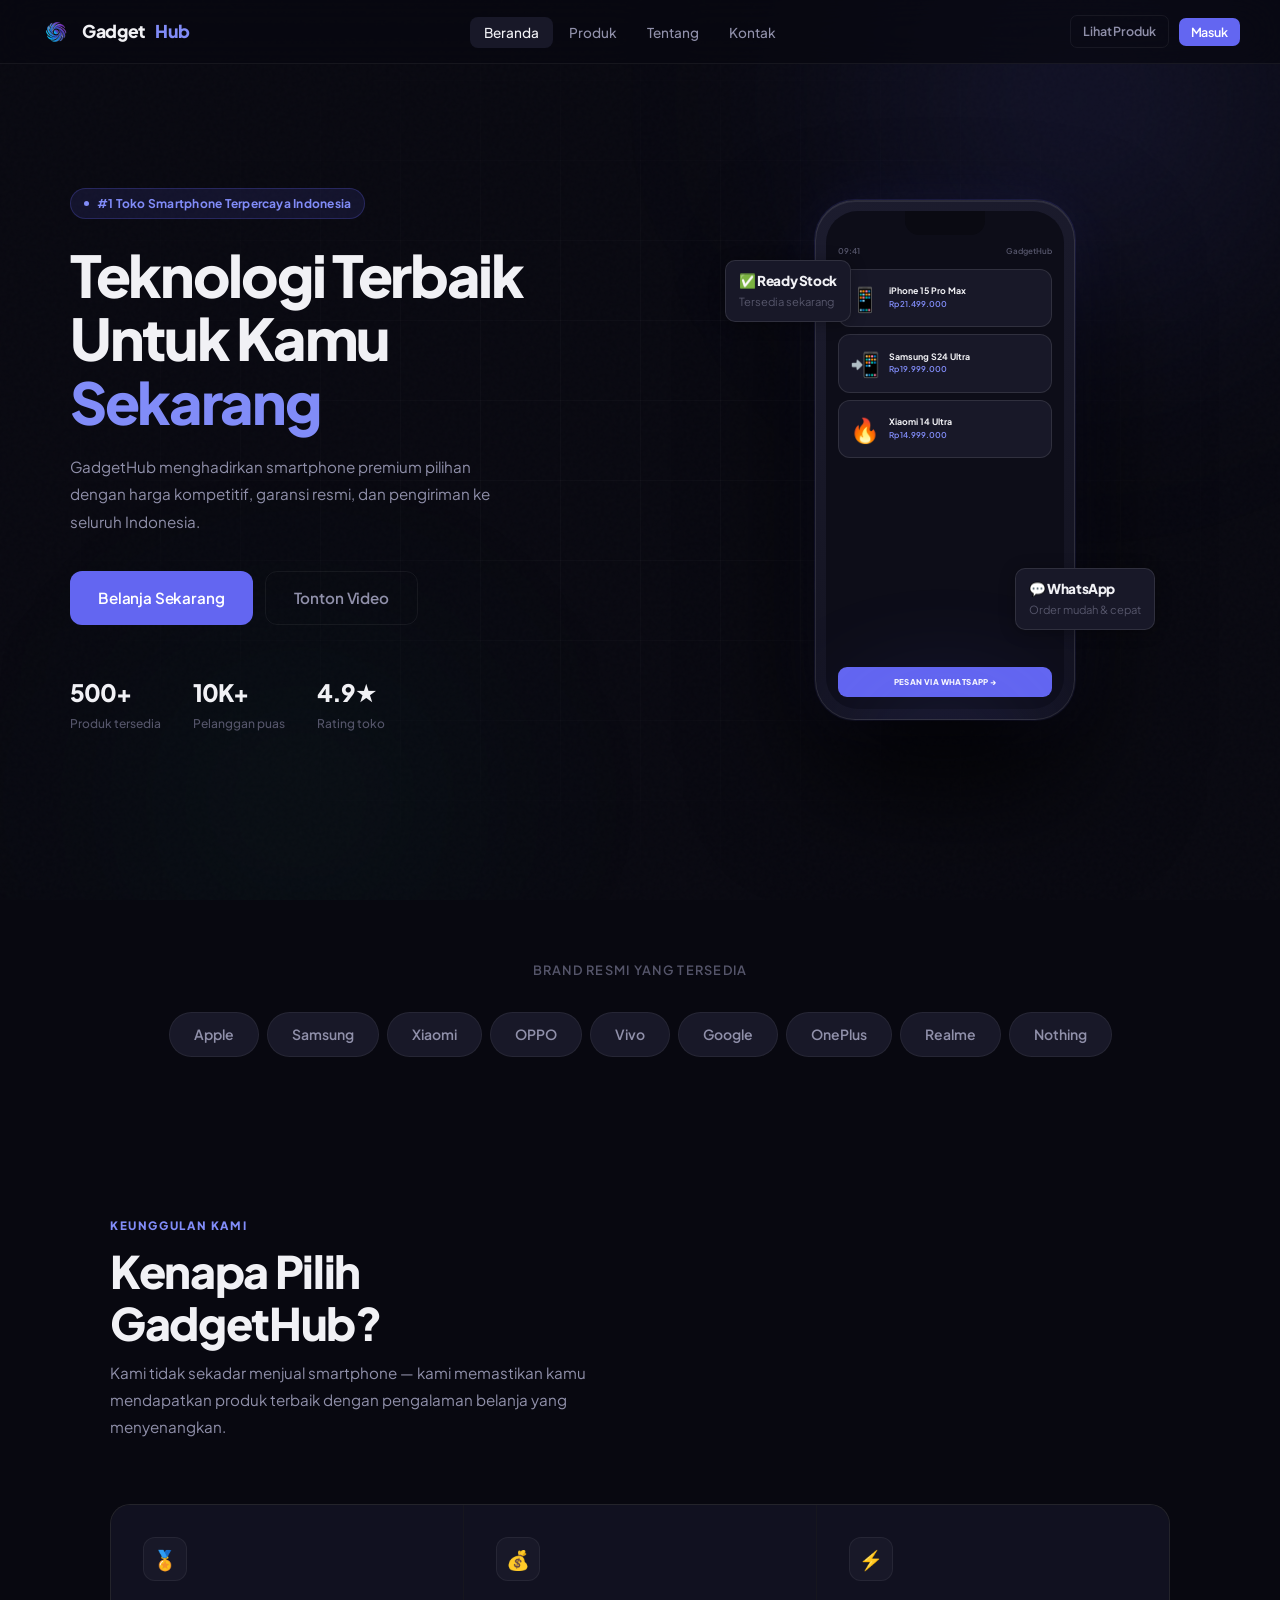
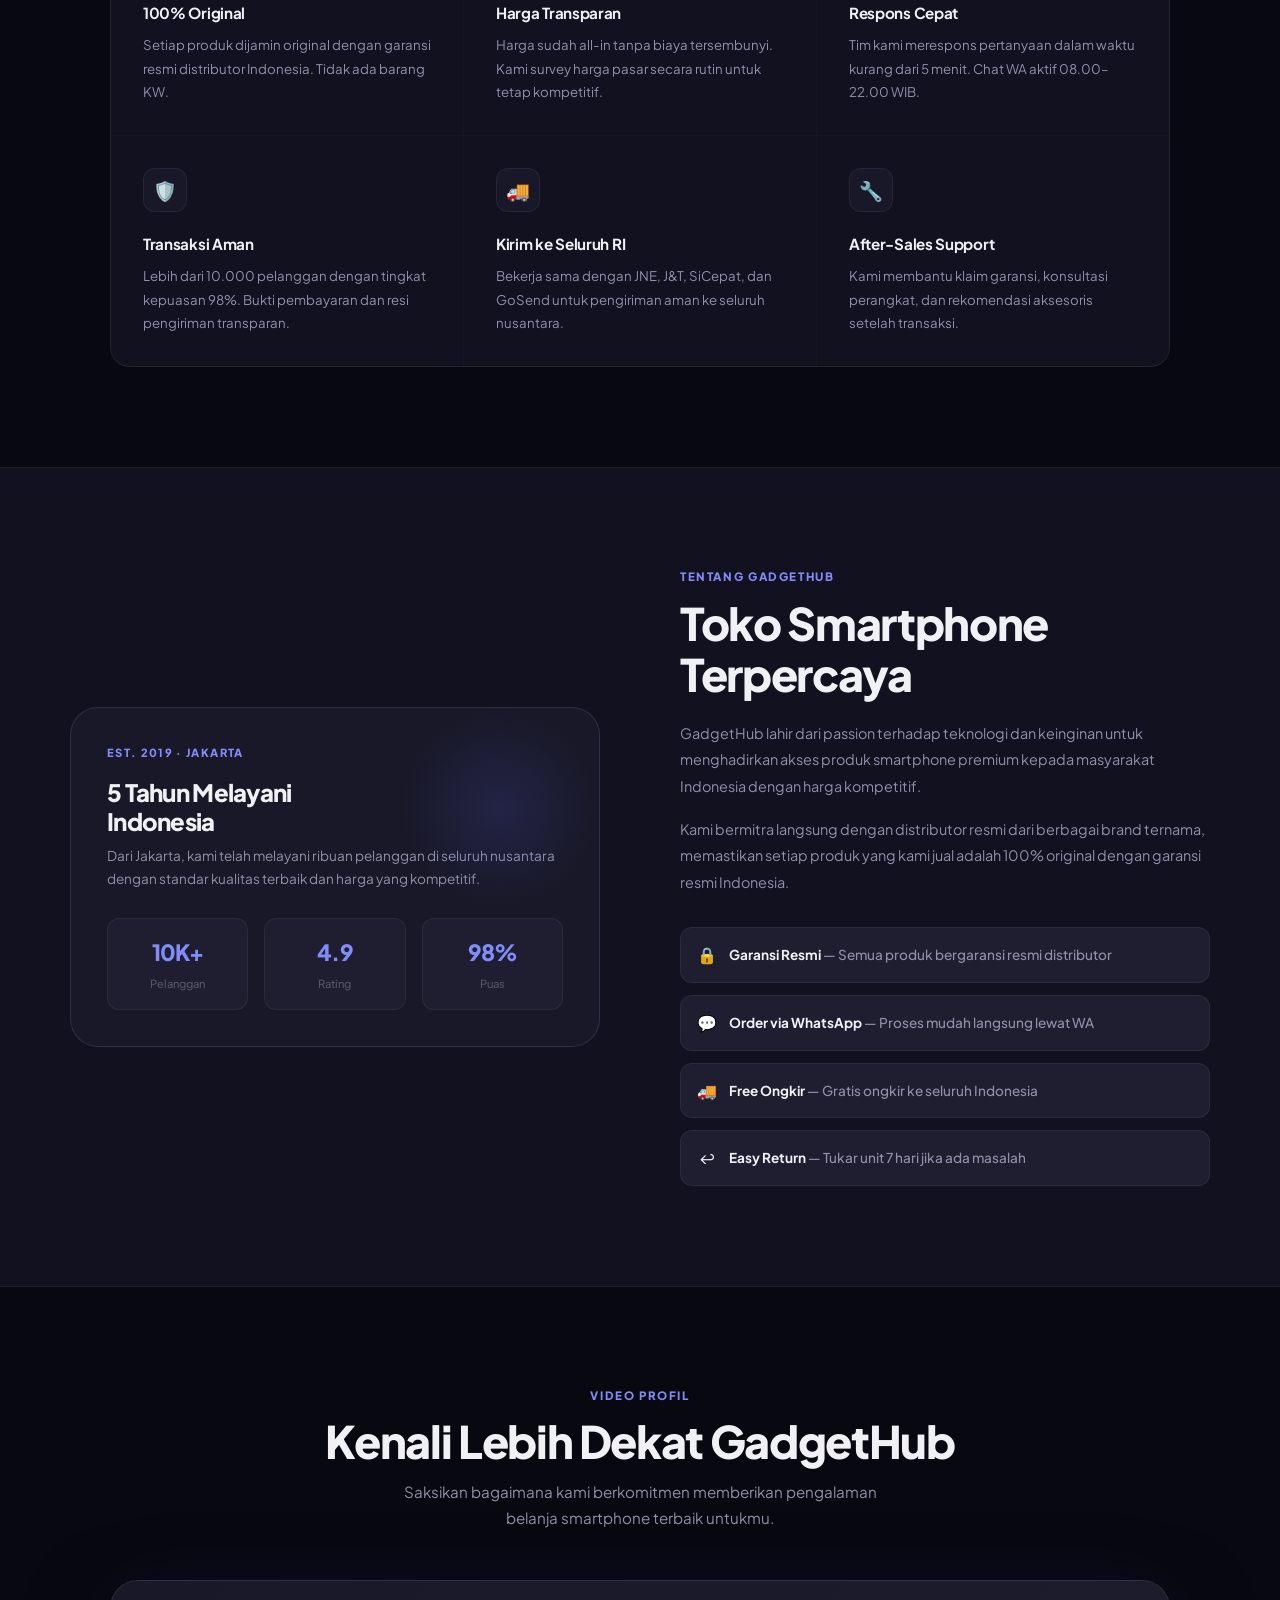
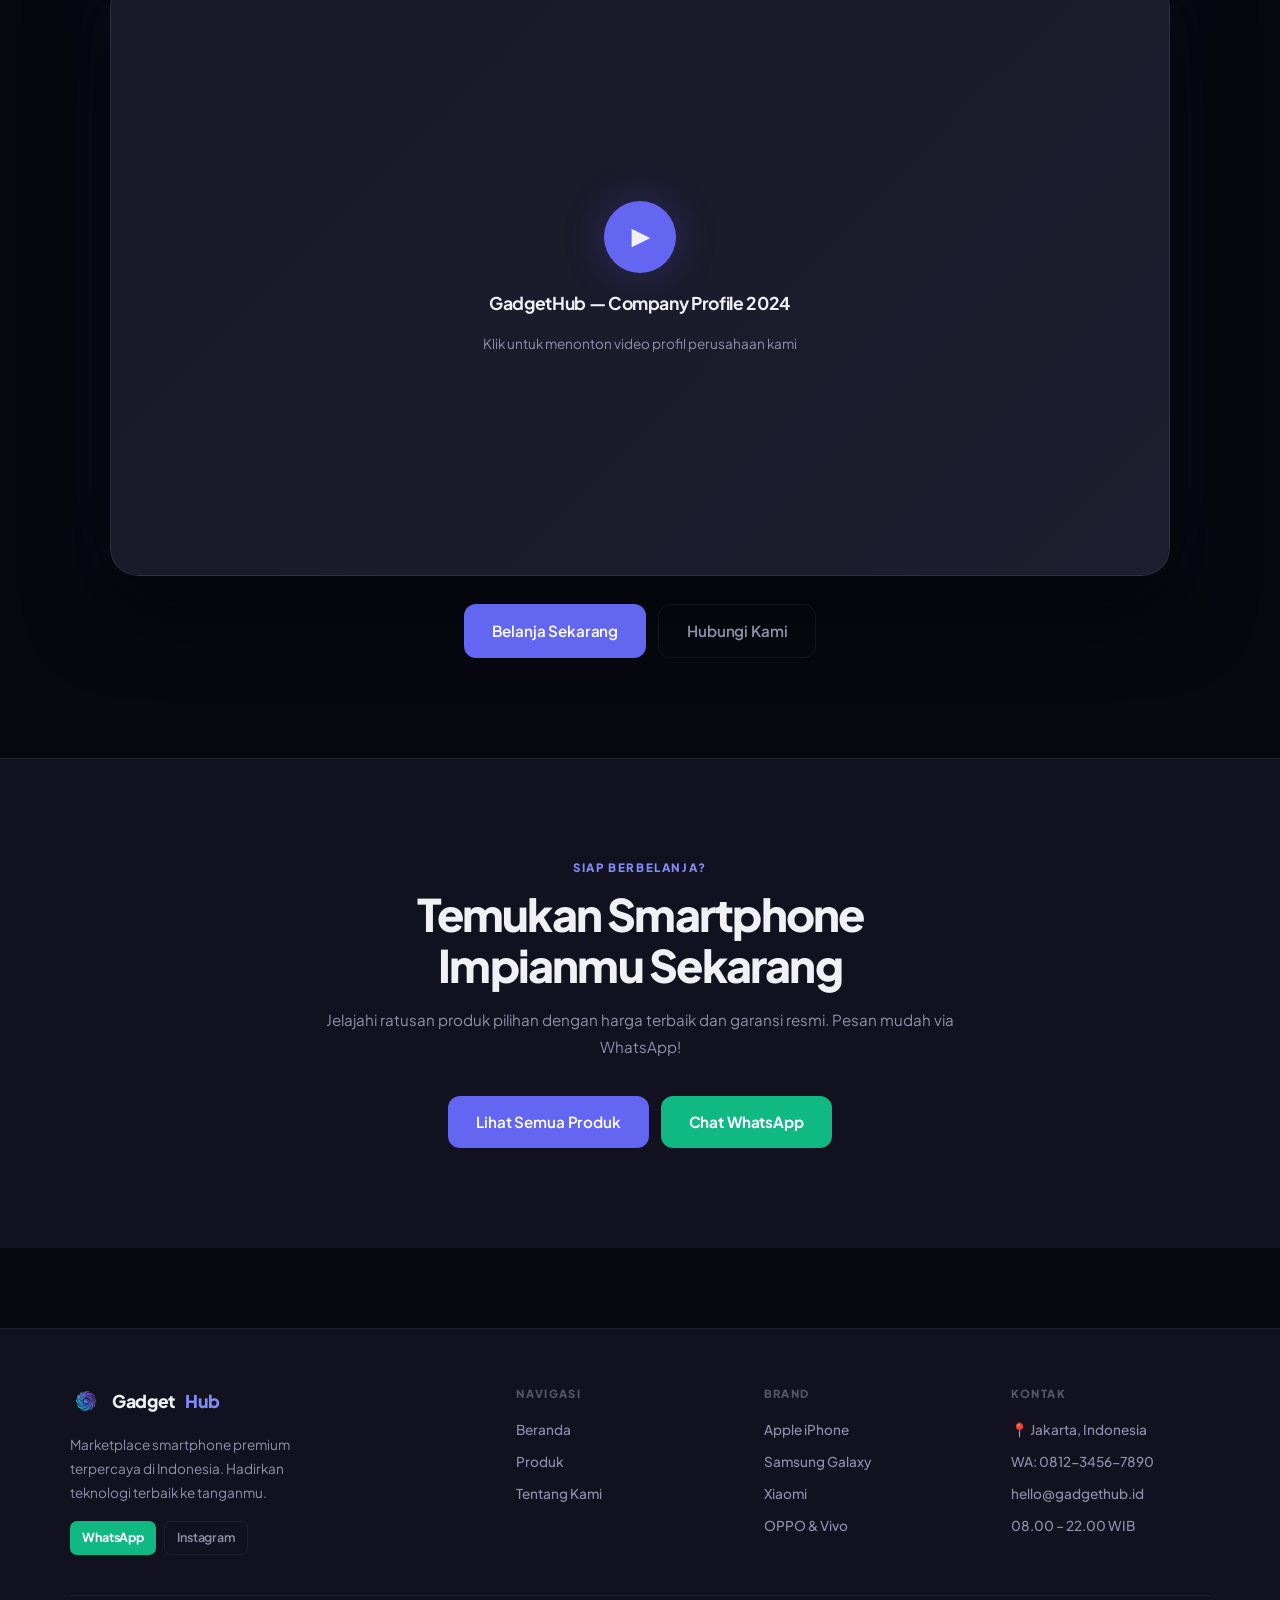
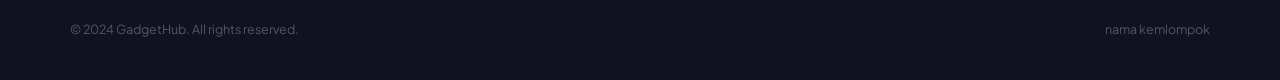
<file: index.html>
<!doctype html>
<html lang="id">
  <head>
    <meta charset="UTF-8" />
    <meta name="viewport" content="width=device-width, initial-scale=1.0" />
    <title>GadgetHub — Premium Smartphone Store</title>
    <link rel="stylesheet" href="style.css" />
    <link rel="stylesheet" href="homepage.css" />
  </head>
  <body>
    <!-- NAVBAR -->
    <nav class="navbar" id="navbar">
      <a href="index.html" class="nav-logo">
        <img src="/testlogo.png" alt="logo" class="nav-logo-img" />
        Gadget<span>Hub</span>
      </a>
      <ul class="nav-links">
        <li><a href="index.html" class="active">Beranda</a></li>
        <li><a href="products.html">Produk</a></li>
        <li><a href="#about">Tentang</a></li>
        <li><a href="#contact">Kontak</a></li>
      </ul>
      <div class="nav-actions">
        <a href="products.html" class="btn btn-ghost btn-sm">Lihat Produk</a>
        <button
          class="btn btn-primary btn-sm"
          id="nav-login-btn"
          onclick="openLoginModal()"
        >
          Masuk
        </button>
        <div
          class="user-avatar-wrap"
          id="nav-user-wrap"
          style="
            display: none;
            position: relative;
            align-items: center;
            gap: 10px;
          "
        >
          <span
            id="nav-user-name"
            style="font-size: 0.82rem; color: var(--text2); font-weight: 500"
          ></span>
          <div class="user-avatar" id="nav-avatar" onclick="toggleDropdown()">
            <span id="nav-user-initial">U</span>
          </div>
          <div class="user-dropdown" id="user-dropdown">
            <a href="products.html" class="dropdown-item">🛍️ Produk</a>
            <div class="dropdown-divider"></div>
            <div class="dropdown-item danger" onclick="logout()">Keluar</div>
          </div>
        </div>
      </div>
    </nav>

    <!-- HERO -->
    <section class="hero">
      <div class="hero-noise"></div>
      <div class="hero-orb hero-orb-1"></div>
      <div class="hero-orb hero-orb-2"></div>
      <div class="hero-grid-lines"></div>

      <div class="hero-inner">
        <div class="hero-text">
          <div class="hero-kicker">
            <span class="kicker-dot"></span>
            #1 Toko Smartphone Terpercaya Indonesia
          </div>
          <h1 class="hero-title">
            Teknologi Terbaik<br />
            Untuk Kamu <em>Sekarang</em>
          </h1>
          <p class="hero-desc">
            GadgetHub menghadirkan smartphone premium pilihan dengan harga
            kompetitif, garansi resmi, dan pengiriman ke seluruh Indonesia.
          </p>
          <div class="hero-actions">
            <a href="products.html" class="btn btn-primary btn-lg"
              >Belanja Sekarang</a
            >
            <a href="#video" class="btn btn-ghost btn-lg">Tonton Video</a>
          </div>
          <div class="hero-stats">
            <div>
              <div class="hero-stat-num">500+</div>
              <div class="hero-stat-label">Produk tersedia</div>
            </div>
            <div>
              <div class="hero-stat-num">10K+</div>
              <div class="hero-stat-label">Pelanggan puas</div>
            </div>
            <div>
              <div class="hero-stat-num">4.9★</div>
              <div class="hero-stat-label">Rating toko</div>
            </div>
          </div>
        </div>

        <div class="hero-visual">
          <div class="phone-wrap">
            <div class="phone-frame">
              <div class="phone-screen">
                <div class="phone-island"></div>
                <div class="phone-body">
                  <div class="phone-header">
                    <span>09:41</span>
                    <span class="phone-logo">GadgetHub</span>
                  </div>
                  <div class="phone-card">
                    <div class="phone-card-emoji">📱</div>
                    <div>
                      <div class="phone-card-name">iPhone 15 Pro Max</div>
                      <div class="phone-card-price">Rp 21.499.000</div>
                    </div>
                  </div>
                  <div class="phone-card">
                    <div class="phone-card-emoji">📲</div>
                    <div>
                      <div class="phone-card-name">Samsung S24 Ultra</div>
                      <div class="phone-card-price">Rp 19.999.000</div>
                    </div>
                  </div>
                  <div class="phone-card">
                    <div class="phone-card-emoji">🔥</div>
                    <div>
                      <div class="phone-card-name">Xiaomi 14 Ultra</div>
                      <div class="phone-card-price">Rp 14.999.000</div>
                    </div>
                  </div>
                  <div class="phone-cta">PESAN VIA WHATSAPP →</div>
                </div>
              </div>
              <div class="phone-glow-base"></div>
            </div>
            <div class="float-chip float-chip-1">
              <strong>✅ Ready Stock</strong>
              <span>Tersedia sekarang</span>
            </div>
            <div class="float-chip float-chip-2">
              <strong>💬 WhatsApp</strong>
              <span>Order mudah & cepat</span>
            </div>
          </div>
        </div>
      </div>
    </section>

    <!-- BRANDS -->
    <section class="brands-section">
      <p class="brands-label">Brand resmi yang tersedia</p>
      <div class="brands-row">
        <div class="brand-chip">Apple</div>
        <div class="brand-chip">Samsung</div>
        <div class="brand-chip">Xiaomi</div>
        <div class="brand-chip">OPPO</div>
        <div class="brand-chip">Vivo</div>
        <div class="brand-chip">Google</div>
        <div class="brand-chip">OnePlus</div>
        <div class="brand-chip">Realme</div>
        <div class="brand-chip">Nothing</div>
      </div>
    </section>

    <!-- FEATURES -->
    <section class="features-section">
      <div class="features-header animate-in">
        <div class="section-label">Keunggulan Kami</div>
        <h2 class="section-title">Kenapa Pilih<br />GadgetHub?</h2>
        <p class="section-subtitle">
          Kami tidak sekadar menjual smartphone — kami memastikan kamu
          mendapatkan produk terbaik dengan pengalaman belanja yang
          menyenangkan.
        </p>
      </div>

      <div class="features-grid">
        <div class="feature-card animate-in">
          <div class="feature-icon-wrap">🏅</div>
          <div class="feature-title">100% Original</div>
          <div class="feature-desc">
            Setiap produk dijamin original dengan garansi resmi distributor
            Indonesia. Tidak ada barang KW.
          </div>
        </div>
        <div class="feature-card animate-in delay-1">
          <div class="feature-icon-wrap">💰</div>
          <div class="feature-title">Harga Transparan</div>
          <div class="feature-desc">
            Harga sudah all-in tanpa biaya tersembunyi. Kami survey harga pasar
            secara rutin untuk tetap kompetitif.
          </div>
        </div>
        <div class="feature-card animate-in delay-2">
          <div class="feature-icon-wrap">⚡</div>
          <div class="feature-title">Respons Cepat</div>
          <div class="feature-desc">
            Tim kami merespons pertanyaan dalam waktu kurang dari 5 menit. Chat
            WA aktif 08.00–22.00 WIB.
          </div>
        </div>
        <div class="feature-card animate-in delay-1">
          <div class="feature-icon-wrap">🛡️</div>
          <div class="feature-title">Transaksi Aman</div>
          <div class="feature-desc">
            Lebih dari 10.000 pelanggan dengan tingkat kepuasan 98%. Bukti
            pembayaran dan resi pengiriman transparan.
          </div>
        </div>
        <div class="feature-card animate-in delay-2">
          <div class="feature-icon-wrap">🚚</div>
          <div class="feature-title">Kirim ke Seluruh RI</div>
          <div class="feature-desc">
            Bekerja sama dengan JNE, J&T, SiCepat, dan GoSend untuk pengiriman
            aman ke seluruh nusantara.
          </div>
        </div>
        <div class="feature-card animate-in delay-3">
          <div class="feature-icon-wrap">🔧</div>
          <div class="feature-title">After-Sales Support</div>
          <div class="feature-desc">
            Kami membantu klaim garansi, konsultasi perangkat, dan rekomendasi
            aksesoris setelah transaksi.
          </div>
        </div>
      </div>
    </section>

    <!-- ABOUT -->
    <section class="about-section" id="about">
      <div class="about-inner">
        <div class="about-visual animate-in">
          <div class="about-main-card">
            <div class="about-card-label">Est. 2019 · Jakarta</div>
            <div class="about-card-title">5 Tahun Melayani<br />Indonesia</div>
            <div class="about-card-sub">
              Dari Jakarta, kami telah melayani ribuan pelanggan di seluruh
              nusantara dengan standar kualitas terbaik dan harga yang
              kompetitif.
            </div>
            <div class="stats-row">
              <div class="stat-mini">
                <div class="stat-mini-num">10K+</div>
                <div class="stat-mini-label">Pelanggan</div>
              </div>
              <div class="stat-mini">
                <div class="stat-mini-num">4.9</div>
                <div class="stat-mini-label">Rating</div>
              </div>
              <div class="stat-mini">
                <div class="stat-mini-num">98%</div>
                <div class="stat-mini-label">Puas</div>
              </div>
            </div>
          </div>
        </div>

        <div class="about-text animate-in delay-1">
          <div class="section-label">Tentang GadgetHub</div>
          <h2 class="section-title">Toko Smartphone<br />Terpercaya</h2>
          <div style="height: 20px"></div>
          <p>
            GadgetHub lahir dari passion terhadap teknologi dan keinginan untuk
            menghadirkan akses produk smartphone premium kepada masyarakat
            Indonesia dengan harga kompetitif.
          </p>
          <p>
            Kami bermitra langsung dengan distributor resmi dari berbagai brand
            ternama, memastikan setiap produk yang kami jual adalah 100%
            original dengan garansi resmi Indonesia.
          </p>
          <div class="features-list">
            <div class="feat-row">
              <span class="feat-emoji">🔒</span>
              <div class="feat-row-text">
                <strong>Garansi Resmi</strong> — Semua produk bergaransi resmi
                distributor
              </div>
            </div>
            <div class="feat-row">
              <span class="feat-emoji">💬</span>
              <div class="feat-row-text">
                <strong>Order via WhatsApp</strong> — Proses mudah langsung
                lewat WA
              </div>
            </div>
            <div class="feat-row">
              <span class="feat-emoji">🚚</span>
              <div class="feat-row-text">
                <strong>Free Ongkir</strong> — Gratis ongkir ke seluruh
                Indonesia
              </div>
            </div>
            <div class="feat-row">
              <span class="feat-emoji">↩️</span>
              <div class="feat-row-text">
                <strong>Easy Return</strong> — Tukar unit 7 hari jika ada
                masalah
              </div>
            </div>
          </div>
        </div>
      </div>
    </section>

    <!-- VIDEO -->
    <section class="video-section" id="video">
      <div class="video-header animate-in">
        <div class="section-label" style="text-align: center">Video Profil</div>
        <h2 class="section-title" style="text-align: center">
          Kenali Lebih Dekat GadgetHub
        </h2>
        <p class="section-subtitle" style="margin: 12px auto 0">
          Saksikan bagaimana kami berkomitmen memberikan pengalaman belanja
          smartphone terbaik untukmu.
        </p>
      </div>

      <div class="video-frame animate-in delay-2">
        <div class="video-placeholder" id="video-placeholder">
          <div class="play-btn" onclick="playVideo()" title="Play Video">▶</div>
          <h3>GadgetHub — Company Profile 2024</h3>
          <p>Klik untuk menonton video profil perusahaan kami</p>
        </div>
      </div>

      <div class="video-actions animate-in delay-3">
        <a href="products.html" class="btn btn-primary btn-lg"
          >Belanja Sekarang</a
        >
        <a href="#contact" class="btn btn-ghost btn-lg">Hubungi Kami</a>
      </div>
    </section>

    <!-- CTA -->
    <section class="cta-section">
      <div class="cta-inner animate-in">
        <div class="section-label" style="text-align: center">
          Siap Berbelanja?
        </div>
        <h2>Temukan Smartphone Impianmu Sekarang</h2>
        <p>
          Jelajahi ratusan produk pilihan dengan harga terbaik dan garansi
          resmi. Pesan mudah via WhatsApp!
        </p>
        <div class="cta-actions">
          <a href="products.html" class="btn btn-primary btn-lg"
            >Lihat Semua Produk</a
          >
          <a
            href="https://wa.me/6281234567890"
            target="_blank"
            class="btn btn-success btn-lg"
            >Chat WhatsApp</a
          >
        </div>
      </div>
    </section>

    <!-- FOOTER -->
    <footer id="contact">
      <div class="footer-grid">
        <div class="footer-brand">
          <a href="index.html" class="nav-logo">
            <img src="/testlogo.png" alt="logo" class="nav-logo-img" />
            Gadget<span>Hub</span>
          </a>
          <p>
            Marketplace smartphone premium terpercaya di Indonesia. Hadirkan
            teknologi terbaik ke tanganmu.
          </p>
          <div style="display: flex; gap: 8px; margin-top: 16px">
            <a
              href="https://wa.me/6281234567890"
              target="_blank"
              class="btn btn-success btn-sm"
              >WhatsApp</a
            >
            <a href="#" class="btn btn-ghost btn-sm">Instagram</a>
          </div>
        </div>
        <div class="footer-col">
          <h4>Navigasi</h4>
          <a href="index.html">Beranda</a>
          <a href="products.html">Produk</a>
          <a href="#about">Tentang Kami</a>
        </div>
        <div class="footer-col">
          <h4>Brand</h4>
          <a href="products.html">Apple iPhone</a>
          <a href="products.html">Samsung Galaxy</a>
          <a href="products.html">Xiaomi</a>
          <a href="products.html">OPPO & Vivo</a>
        </div>
        <div class="footer-col">
          <h4>Kontak</h4>
          <a href="#">📍 Jakarta, Indonesia</a>
          <a href="https://wa.me/6281234567890" target="_blank"
            >WA: 0812-3456-7890</a
          >
          <a href="mailto:hello@gadgethub.id">hello@gadgethub.id</a>
          <a href="#">08.00 – 22.00 WIB</a>
        </div>
      </div>
      <div class="footer-bottom">
        <span>© 2024 GadgetHub. All rights reserved.</span>
        <span>nama kemlompok</span>
      </div>
    </footer>

    <!-- LOGIN MODAL -->
    <div class="modal-overlay" id="modal-login">
      <div class="modal">
        <div class="modal-header">
          <h2 id="auth-modal-title">Masuk ke GadgetHub</h2>
          <button class="modal-close" onclick="closeModal('modal-login')">
            ✕
          </button>
        </div>
        <div class="modal-body">
          <div
            style="
              display: flex;
              gap: 4px;
              margin-bottom: 24px;
              background: var(--surface2);
              padding: 4px;
              border-radius: var(--r-sm);
            "
          >
            <button
              class="btn"
              id="tab-login"
              onclick="switchTab('login')"
              style="
                flex: 1;
                justify-content: center;
                background: var(--surface3);
                color: var(--text);
                padding: 10px;
                border-radius: 6px;
              "
            >
              Masuk
            </button>
            <button
              class="btn"
              id="tab-register"
              onclick="switchTab('register')"
              style="
                flex: 1;
                justify-content: center;
                background: transparent;
                color: var(--text2);
                padding: 10px;
              "
            >
              Daftar
            </button>
          </div>
          <form id="login-form">
            <div class="form-group">
              <label class="form-label">Email</label>
              <input
                type="email"
                id="login-email"
                class="form-input"
                placeholder="email@kamu.com"
                required
              />
            </div>
            <div class="form-group">
              <label class="form-label">Password</label>
              <input
                type="password"
                id="login-password"
                class="form-input"
                placeholder="••••••••"
                required
              />
            </div>
            <button
              type="submit"
              class="btn btn-primary"
              style="width: 100%; justify-content: center; padding: 13px"
            >
              Masuk →
            </button>
            <div
              style="
                margin-top: 16px;
                padding: 13px;
                background: var(--surface2);
                border-radius: var(--r-sm);
                font-size: 0.8rem;
                color: var(--text2);
                border: 1px solid var(--border);
              "
            >
              <strong
                style="color: var(--text); display: block; margin-bottom: 4px"
                >Demo Akun</strong
              >
              👑 Admin: admin@gadgethub.id / admin123<br />
              👤 User: budi@email.com / user123
            </div>
          </form>
          <form id="register-form" style="display: none">
            <div class="form-group">
              <label class="form-label">Nama Lengkap</label>
              <input
                type="text"
                id="reg-name"
                class="form-input"
                placeholder="Nama Lengkap"
                required
              />
            </div>
            <div class="form-group">
              <label class="form-label">Email</label>
              <input
                type="email"
                id="reg-email"
                class="form-input"
                placeholder="email@kamu.com"
                required
              />
            </div>
            <div class="form-group">
              <label class="form-label">Password</label>
              <input
                type="password"
                id="reg-password"
                class="form-input"
                placeholder="Min. 6 karakter"
                minlength="6"
                required
              />
            </div>
            <button
              type="submit"
              class="btn btn-primary"
              style="width: 100%; justify-content: center; padding: 13px"
            >
              Buat Akun →
            </button>
          </form>
        </div>
      </div>
    </div>

    <div id="toast-container"></div>
    <script src="app.js"></script>
    <script>
      function toggleDropdown() {
        document.getElementById("user-dropdown").classList.toggle("open");
      }
      function switchTab(tab) {
        const lf = document.getElementById("login-form");
        const rf = document.getElementById("register-form");
        const tl = document.getElementById("tab-login");
        const tr = document.getElementById("tab-register");
        const title = document.getElementById("auth-modal-title");
        if (tab === "login") {
          lf.style.display = "";
          rf.style.display = "none";
          tl.style.cssText =
            "flex:1;justify-content:center;background:var(--surface3);color:var(--text);padding:10px;border-radius:6px;";
          tr.style.cssText =
            "flex:1;justify-content:center;background:transparent;color:var(--text2);padding:10px;";
          title.textContent = "Masuk ke GadgetHub";
        } else {
          lf.style.display = "none";
          rf.style.display = "";
          tr.style.cssText =
            "flex:1;justify-content:center;background:var(--surface3);color:var(--text);padding:10px;border-radius:6px;";
          tl.style.cssText =
            "flex:1;justify-content:center;background:transparent;color:var(--text2);padding:10px;";
          title.textContent = "Buat Akun Baru";
        }
      }
      function playVideo() {
        const youtubeId = "dQw4w9WgXcQ";
        const placeholder = document.getElementById("video-placeholder");
        const wrap = placeholder.parentElement;
        placeholder.remove();
        const iframe = document.createElement("iframe");
        iframe.src = `https://www.youtube.com/embed/${youtubeId}?autoplay=1`;
        iframe.allow = "autoplay; fullscreen";
        iframe.style.cssText =
          "width:100%;height:100%;border:none;display:block;";
        wrap.appendChild(iframe);
      }
    </script>
  </body>
</html>
</file>
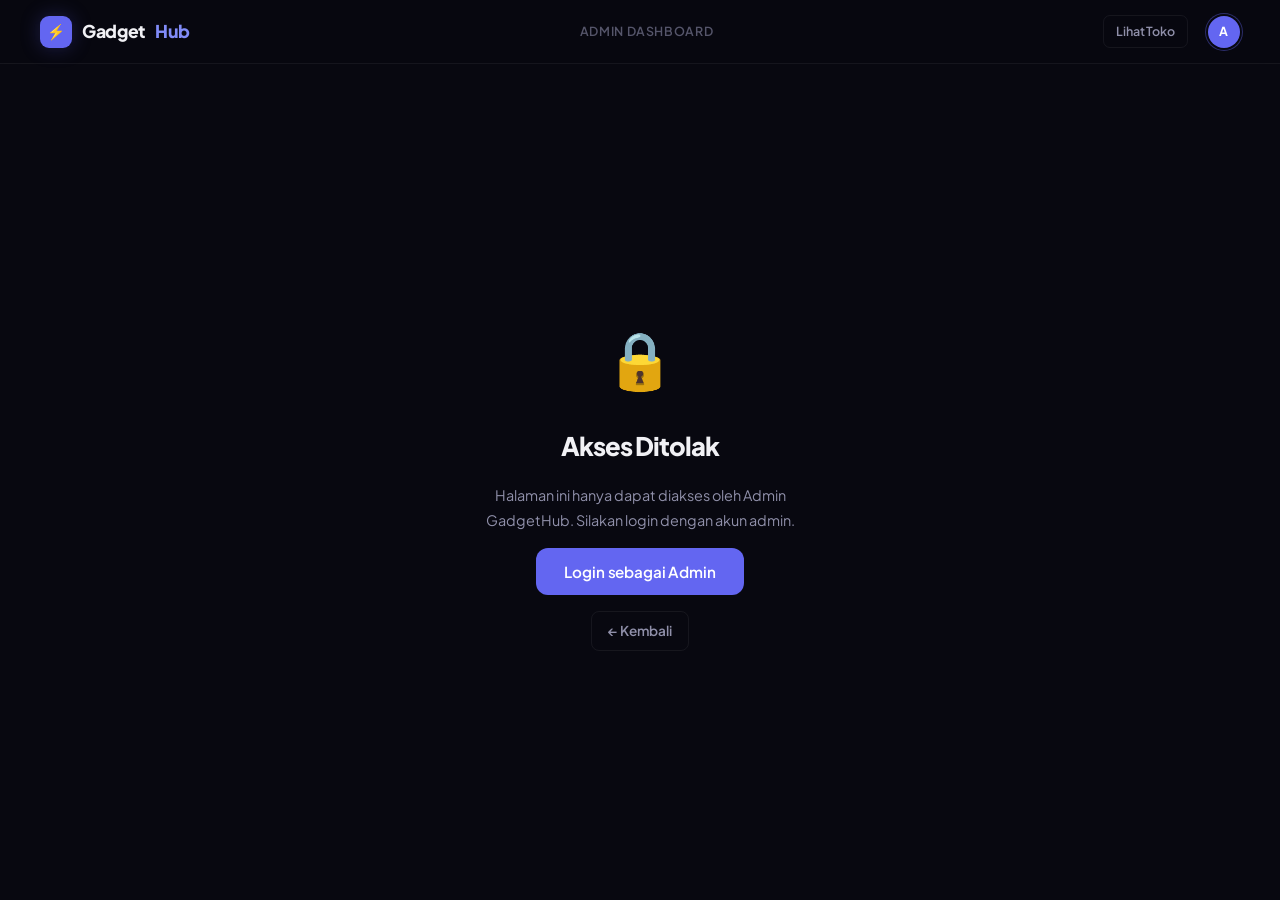
<file: admin.html>
<!doctype html>
<html lang="id">
  <head>
    <meta charset="UTF-8" />
    <meta name="viewport" content="width=device-width, initial-scale=1.0" />
    <title>Dashboard Admin — GadgetHub</title>
    <link rel="stylesheet" href="style.css" />
    <link rel="stylesheet" href="admin.css" />
  </head>
  <body>
    <!-- NAVBAR -->
    <nav class="navbar" id="navbar">
      <a href="index.html" class="nav-logo">
        <div class="logo-icon">⚡</div>
        Gadget<span>Hub</span>
      </a>
      <div
        style="
          font-size: 0.78rem;
          color: var(--text3);
          font-weight: 600;
          letter-spacing: 0.05em;
          text-transform: uppercase;
        "
      >
        Admin Dashboard
      </div>
      <div class="nav-actions">
        <a href="products.html" class="btn btn-ghost btn-sm">Lihat Toko</a>
        <div
          style="
            position: relative;
            display: flex;
            align-items: center;
            gap: 10px;
          "
        >
          <span
            id="nav-user-name"
            style="font-size: 0.82rem; color: var(--text2); font-weight: 500"
          ></span>
          <div
            class="user-avatar"
            onclick="
              document.getElementById('user-dropdown').classList.toggle('open')
            "
          >
            <span id="nav-user-initial">A</span>
          </div>
          <div class="user-dropdown" id="user-dropdown">
            <div class="dropdown-item danger" onclick="logout()">Keluar</div>
          </div>
        </div>
      </div>
    </nav>

    <!-- ACCESS DENIED -->
    <div id="access-denied-screen" class="page-wrapper" style="display: none">
      <div class="access-denied">
        <div class="access-icon">🔒</div>
        <h2>Akses Ditolak</h2>
        <p>
          Halaman ini hanya dapat diakses oleh Admin GadgetHub. Silakan login
          dengan akun admin.
        </p>
        <button class="btn btn-primary btn-lg" onclick="openLoginModal()">
          Login sebagai Admin
        </button>
        <a href="index.html" class="btn btn-ghost">← Kembali</a>
      </div>
    </div>

    <!-- ADMIN LAYOUT -->
    <div class="admin-layout" id="admin-content" style="display: none">
      <!-- SIDEBAR -->
      <aside class="sidebar">
        <div class="sidebar-section">Utama</div>
        <button
          class="sidebar-item active"
          onclick="switchPage('overview', this)"
        >
          <span class="sidebar-icon">◧</span> Overview
        </button>
        <button class="sidebar-item" onclick="switchPage('products', this)">
          <span class="sidebar-icon">📱</span> Produk
          <span class="sidebar-badge" id="badge-count">0</span>
        </button>

        <div class="sidebar-section">Laporan</div>
        <button class="sidebar-item" onclick="switchPage('sales', this)">
          <span class="sidebar-icon">📈</span> Penjualan
        </button>

        <div class="sidebar-section">Sistem</div>
        <button class="sidebar-item" onclick="switchPage('settings', this)">
          <span class="sidebar-icon">⚙️</span> Pengaturan
        </button>
        <button
          class="sidebar-item"
          onclick="logout()"
          style="color: var(--red); margin-top: auto"
        >
          <span class="sidebar-icon">→</span> Keluar
        </button>
      </aside>

      <!-- MAIN -->
      <main class="admin-main">
        <!-- OVERVIEW -->
        <section id="page-overview" class="admin-section active">
          <div class="page-head">
            <div>
              <div class="page-title">Overview</div>
              <div class="page-subtitle" id="overview-greeting"></div>
            </div>
            <div
              style="font-size: 0.78rem; color: var(--text3); font-weight: 500"
              id="current-date"
            ></div>
          </div>
          <div class="stats-grid" id="stats-grid"></div>
          <div class="chart-section">
            <div class="chart-card">
              <div class="chart-head">
                <div class="chart-title">Revenue Bulanan</div>
                <span style="font-size: 0.72rem; color: var(--text3)"
                  >7 bulan terakhir</span
                >
              </div>
              <div class="bar-chart" id="revenue-chart"></div>
            </div>
            <div class="chart-card">
              <div class="chart-head">
                <div class="chart-title">Top Produk</div>
              </div>
              <div id="top-products-list"></div>
            </div>
          </div>
          <div class="chart-card">
            <div class="chart-head">
              <div class="chart-title">Ringkasan Stok</div>
              <button
                class="btn btn-ghost btn-sm"
                onclick="switchPageBtn('products')"
              >
                Kelola →
              </button>
            </div>
            <div id="product-summary"></div>
          </div>
        </section>

        <!-- PRODUCTS -->
        <section id="page-products" class="admin-section">
          <div class="page-head">
            <div>
              <div class="page-title">Kelola Produk</div>
              <div class="page-subtitle">Tambah, edit, dan hapus produk</div>
            </div>
            <button class="btn btn-primary" onclick="openAddProduct()">
              + Tambah Produk
            </button>
          </div>
          <div class="table-wrap">
            <table>
              <thead>
                <tr>
                  <th>Produk</th>
                  <th>Kode</th>
                  <th>Harga</th>
                  <th>Diskon</th>
                  <th>Status</th>
                  <th>Terjual</th>
                  <th>Aksi</th>
                </tr>
              </thead>
              <tbody id="products-table-body"></tbody>
            </table>
          </div>
        </section>

        <!-- SALES -->
        <section id="page-sales" class="admin-section">
          <div class="page-head">
            <div>
              <div class="page-title">Laporan Penjualan</div>
              <div class="page-subtitle">Performa penjualan GadgetHub</div>
            </div>
          </div>
          <div
            class="stats-grid"
            id="sales-stats-grid"
            style="grid-template-columns: repeat(3, 1fr)"
          ></div>
          <div class="chart-card" style="margin-top: 16px">
            <div class="chart-head">
              <div class="chart-title">Pesanan per Bulan</div>
            </div>
            <div class="bar-chart" id="orders-chart"></div>
          </div>
          <div class="chart-card" style="margin-top: 16px">
            <div class="chart-head">
              <div class="chart-title">Riwayat Bulanan</div>
            </div>
            <table>
              <thead>
                <tr>
                  <th>Bulan</th>
                  <th>Pesanan</th>
                  <th>Revenue</th>
                  <th>Avg/Pesanan</th>
                </tr>
              </thead>
              <tbody id="sales-table-body"></tbody>
            </table>
          </div>
        </section>

        <!-- SETTINGS -->
        <section id="page-settings" class="admin-section">
          <div class="page-head">
            <div>
              <div class="page-title">Pengaturan</div>
              <div class="page-subtitle">Konfigurasi toko GadgetHub</div>
            </div>
          </div>
          <div class="chart-card" style="max-width: 560px">
            <div class="chart-title" style="margin-bottom: 20px">
              Pengaturan Toko
            </div>
            <div class="form-group">
              <label class="form-label">Nama Toko</label>
              <input
                type="text"
                class="form-input"
                value="GadgetHub"
                id="setting-name"
              />
            </div>
            <div class="form-group">
              <label class="form-label">Nomor WhatsApp Admin</label>
              <input
                type="text"
                class="form-input"
                value="6281234567890"
                id="setting-wa"
                placeholder="628xxxxxxxxxx"
              />
            </div>
            <div class="form-group">
              <label class="form-label">Tagline</label>
              <input
                type="text"
                class="form-input"
                value="Premium Smartphone Store"
                id="setting-tagline"
              />
            </div>
            <button class="btn btn-primary" onclick="saveSettings()">
              Simpan Pengaturan
            </button>
            <div class="divider"></div>
            <div
              class="chart-title"
              style="margin-bottom: 16px; font-size: 0.85rem"
            >
              📦 Backup & Restore Data
            </div>
            <p style="font-size: 0.78rem; color: var(--text3); margin-bottom: 12px">
              Export data untuk menyimpan backup, atau import untuk mengembalikan dari backup di device lain.
            </p>
            <div style="display: flex; gap: 10px; flex-wrap: wrap">
              <button class="btn btn-primary btn-sm" onclick="exportData()">
                ⬇️ Export Data
              </button>
              <button class="btn btn-primary btn-sm" id="import-btn-trigger" onclick="document.getElementById('import-file-input').click()">
                ⬆️ Import Data
              </button>
              <input type="file" id="import-file-input" accept=".json" style="display: none" onchange="handleFileImport(event)">
            </div>

            <div style="margin-top: 16px; padding-top: 16px; border-top: 1px solid var(--border)">
              <div
                class="chart-title"
                style="margin-bottom: 12px; font-size: 0.85rem"
              >
                💾 Auto-Backup History
              </div>
              <div id="backup-history-list" style="font-size: 0.78rem; color: var(--text3)">
                <p>Loading...</p>
              </div>
            </div>

            <div style="margin-top: 16px; padding-top: 16px; border-top: 1px solid var(--border)">
              <div
                class="chart-title"
                style="margin-bottom: 16px; font-size: 0.85rem"
              >
                ⚠️ Data Management
              </div>
              <div style="display: flex; gap: 10px; flex-wrap: wrap">
                <button class="btn btn-ghost btn-sm" onclick="resetToDefault()">
                  Reset ke Default
                </button>
                <button class="btn btn-danger btn-sm" onclick="clearAllData()">
                  Hapus Semua Data
                </button>
              </div>
            </div>
          </div>
        </section>
      </main>
    </div>

    <!-- LOGIN MODAL -->
    <div class="modal-overlay" id="modal-login">
      <div class="modal">
        <div class="modal-header">
          <h2>Login Admin</h2>
          <button class="modal-close" onclick="closeModal('modal-login')">
            ✕
          </button>
        </div>
        <div class="modal-body">
          <form id="login-form">
            <div class="form-group">
              <label class="form-label">Email</label>
              <input
                type="email"
                id="login-email"
                class="form-input"
                placeholder="admin@gadgethub.id"
                required
              />
            </div>
            <div class="form-group">
              <label class="form-label">Password</label>
              <input
                type="password"
                id="login-password"
                class="form-input"
                placeholder="••••••••"
                required
              />
            </div>
            <button
              type="submit"
              class="btn btn-primary"
              style="width: 100%; justify-content: center; padding: 13px"
            >
              Masuk →
            </button>
            <div
              style="
                margin-top: 12px;
                padding: 11px;
                background: var(--surface2);
                border-radius: var(--r-sm);
                font-size: 0.78rem;
                color: var(--text2);
                border: 1px solid var(--border);
              "
            >
              <strong
                style="color: var(--text); display: block; margin-bottom: 3px"
                >Demo</strong
              >
              admin@gadgethub.id / admin123
            </div>
          </form>
        </div>
      </div>
    </div>

    <!-- ADD/EDIT PRODUCT MODAL -->
    <div class="modal-overlay" id="modal-product-form">
      <div class="modal modal-lg">
        <div class="modal-header">
          <h2 id="product-form-title">Tambah Produk</h2>
          <button
            class="modal-close"
            onclick="closeModal('modal-product-form')"
          >
            ✕
          </button>
        </div>
        <div class="modal-body">
          <form id="product-form">
            <div class="form-row">
              <div class="form-group">
                <label class="form-label">Nama Produk</label>
                <input
                  type="text"
                  class="form-input"
                  id="pf-name"
                  placeholder="iPhone 15 Pro Max"
                  required
                />
              </div>
              <div class="form-group">
                <label class="form-label">Brand</label>
                <select class="form-input" id="pf-brand">
                  <option>Apple</option>
                  <option>Samsung</option>
                  <option>Xiaomi</option>
                  <option>OPPO</option>
                  <option>Vivo</option>
                  <option>Google</option>
                  <option>OnePlus</option>
                  <option>Realme</option>
                  <option>Nothing</option>
                </select>
              </div>
            </div>
            <div class="form-row">
              <div class="form-group">
                <label class="form-label">Harga Asli (Rp)</label>
                <input
                  type="number"
                  class="form-input"
                  id="pf-original-price"
                  placeholder="23999000"
                  min="0"
                  oninput="autoCalculatePrice()"
                />
                <div
                  style="
                    font-size: 0.72rem;
                    color: var(--text3);
                    margin-top: 4px;
                  "
                >
                  Harga sebelum diskon
                </div>
              </div>
              <div class="form-group">
                <label class="form-label">Diskon (%)</label>
                <input
                  type="number"
                  class="form-input"
                  id="pf-discount"
                  placeholder="0"
                  min="0"
                  max="99"
                  value="0"
                  oninput="autoCalculatePrice()"
                />
                <div
                  style="
                    font-size: 0.72rem;
                    color: var(--text3);
                    margin-top: 4px;
                  "
                >
                  Otomatis hitung harga jual
                </div>
              </div>
            </div>
            <div class="form-row">
              <div class="form-group">
                <label class="form-label">Harga Jual (Rp)</label>
                <input
                  type="number"
                  class="form-input"
                  id="pf-price"
                  placeholder="21499000"
                  required
                  min="0"
                />
                <div
                  style="
                    font-size: 0.72rem;
                    color: var(--text3);
                    margin-top: 4px;
                  "
                  id="price-calculated"
                >
                  Akan otomatis terisi
                </div>
              </div>
              <div class="form-group">
                <label class="form-label">Status Stok</label>
                <select class="form-input" id="pf-status">
                  <option value="ready">Ready Stock</option>
                  <option value="po">Pre-Order</option>
                  <option value="sold">Sold Out</option>
                </select>
              </div>
            </div>
            <div class="form-group">
              <label class="form-label">Deskripsi</label>
              <textarea
                class="form-input"
                id="pf-desc"
                placeholder="Deskripsi lengkap produk..."
              ></textarea>
            </div>
            <div class="divider"></div>
            <div
              style="
                font-size: 0.7rem;
                font-weight: 800;
                color: var(--text3);
                text-transform: uppercase;
                letter-spacing: 0.1em;
                margin-bottom: 16px;
              "
            >
              Spesifikasi
            </div>
            <div class="form-row">
              <div class="form-group">
                <label class="form-label">Layar</label>
                <input
                  type="text"
                  class="form-input"
                  id="pf-layar"
                  placeholder='6.7" OLED 120Hz'
                />
              </div>
              <div class="form-group">
                <label class="form-label">Prosesor</label>
                <input
                  type="text"
                  class="form-input"
                  id="pf-prosesor"
                  placeholder="Snapdragon 8 Gen 3"
                />
              </div>
            </div>
            <div class="form-row">
              <div class="form-group">
                <label class="form-label">RAM</label>
                <input
                  type="text"
                  class="form-input"
                  id="pf-ram"
                  placeholder="12GB"
                />
              </div>
              <div class="form-group">
                <label class="form-label">Storage</label>
                <input
                  type="text"
                  class="form-input"
                  id="pf-storage"
                  placeholder="256GB"
                />
              </div>
            </div>
            <div class="form-row">
              <div class="form-group">
                <label class="form-label">Kamera</label>
                <input
                  type="text"
                  class="form-input"
                  id="pf-kamera"
                  placeholder="50MP + 12MP + 12MP"
                />
              </div>
              <div class="form-group">
                <label class="form-label">Baterai</label>
                <input
                  type="text"
                  class="form-input"
                  id="pf-baterai"
                  placeholder="5000 mAh"
                />
              </div>
            </div>
            <div class="form-row">
              <div class="form-group">
                <label class="form-label">OS</label>
                <input
                  type="text"
                  class="form-input"
                  id="pf-os"
                  placeholder="Android 14"
                />
              </div>
              <div class="form-group">
                <label class="form-label">Warna</label>
                <input
                  type="text"
                  class="form-input"
                  id="pf-warna"
                  placeholder="Midnight Black"
                />
              </div>
            </div>

            <div class="form-group">
              <label class="form-label">URL Gambar Produk (Maks. 5)</label>
              <div id="images-container"></div>
              <button
                type="button"
                class="btn btn-ghost btn-sm"
                onclick="addImageField()"
                id="add-image-btn"
                style="margin-top: 8px"
              >
                + Tambah Gambar
              </button>
              <div
                style="
                  margin-top: 12px;
                  padding: 12px;
                  background: var(--surface2);
                  border-radius: var(--r-sm);
                  border: 1px solid var(--border);
                  display: flex;
                  align-items: center;
                  justify-content: center;
                  min-height: 90px;
                  overflow-x: auto;
                "
                id="images-preview"
              >
                <span style="font-size: 1.8rem; color: var(--text3)">📸</span>
              </div>
            </div>

            <div class="form-group">
              <label class="form-label">URL Video Produk (Opsional)</label>
              <input
                type="url"
                class="form-input"
                id="pf-video-url"
                placeholder="https://youtube.com/watch?v=... atau URL video MP4"
              />
              <div
                style="
                  margin-top: 12px;
                  padding: 12px;
                  background: var(--surface2);
                  border-radius: var(--r-sm);
                  border: 1px solid var(--border);
                  display: flex;
                  align-items: center;
                  justify-content: center;
                  min-height: 90px;
                "
                id="video-preview"
              >
                <span style="font-size: 1.8rem; color: var(--text3)">🎬</span>
              </div>
            </div>

            <div style="display: flex; gap: 10px; margin-top: 20px">
              <button
                type="submit"
                class="btn btn-primary btn-lg"
                style="flex: 1; justify-content: center"
                id="pf-submit-btn"
              >
                + Tambah Produk
              </button>
              <button
                type="button"
                class="btn btn-ghost btn-lg"
                onclick="closeModal('modal-product-form')"
              >
                Batal
              </button>
            </div>
            <input type="hidden" id="pf-edit-id" />
          </form>
        </div>
      </div>
    </div>

    <div id="toast-container"></div>
    <script src="app.js"></script>
    <script>
      let selectedImage = "";
      let editingId = null;
      let imageFields = [];

      function addImageField() {
        if (imageFields.length >= 5) {
          toast("Maksimal 5 gambar", "warning");
          return;
        }
        imageFields.push(`image-field-${Date.now()}`);
        renderImageFields();
      }

      function removeImageField(fieldId) {
        imageFields = imageFields.filter((f) => f !== fieldId);
        renderImageFields();
      }

      function renderImageFields() {
        const container = document.getElementById("images-container");
        container.innerHTML = imageFields
          .map(
            (fieldId) => `
      <div style="display:flex;gap:8px;margin-bottom:10px;align-items:center;">
        <input type="url" class="form-input" placeholder="https://example.com/image.png" id="${fieldId}" oninput="updateImagesPreview()" style="flex:1;">
        <button type="button" class="btn btn-danger btn-sm" onclick="removeImageField('${fieldId}')">✕</button>
      </div>
    `,
          )
          .join("");
        document.getElementById("add-image-btn").style.display =
          imageFields.length >= 5 ? "none" : "";
      }

      function updateImagesPreview() {
        const preview = document.getElementById("images-preview");
        const urls = imageFields
          .map((f) => document.getElementById(f)?.value)
          .filter((v) => v);
        if (urls.length === 0) {
          preview.innerHTML =
            '<span style="font-size:1.8rem;color:var(--text3);">📸</span>';
          return;
        }
        preview.innerHTML =
          `<div style="display:flex;gap:8px;overflow-x:auto;padding:4px;width:100%;">` +
          urls
            .map(
              (
                url,
              ) => `<div style="flex-shrink:0;width:100px;height:80px;border-radius:var(--r-sm);overflow:hidden;border:1px solid var(--border);">
        <img src="${url}" style="width:100%;height:100%;object-fit:cover;" onerror="this.parentElement.innerHTML='<div style=width:100%;height:100%;display:flex;align-items:center;justify-content:center;background:var(--surface3);font-size:0.65rem;color:var(--red);>Error</div>'">
      </div>`,
            )
            .join("") +
          `</div>`;
      }

      function updateVideoPreview() {
        const videoUrl = document.getElementById("pf-video-url").value;
        const preview = document.getElementById("video-preview");
        if (!videoUrl) {
          preview.innerHTML =
            '<span style="font-size:1.8rem;color:var(--text3);">🎬</span>';
          return;
        }
        if (videoUrl.includes("youtube.com") || videoUrl.includes("youtu.be")) {
          let videoId = videoUrl.includes("youtube.com")
            ? new URL(videoUrl).searchParams.get("v")
            : videoUrl.split("/").pop();
          preview.innerHTML = `<iframe width="100%" height="200" src="https://www.youtube.com/embed/${videoId}" style="border:none;border-radius:4px;" allowfullscreen></iframe>`;
        } else {
          preview.innerHTML = `<video src="${videoUrl}" controls style="max-width:100%;max-height:200px;border-radius:4px;"></video>`;
        }
      }

      function autoCalculatePrice() {
        const originalPrice = parseFloat(
          document.getElementById("pf-original-price").value,
        );
        const discount =
          parseFloat(document.getElementById("pf-discount").value) || 0;
        const priceInput = document.getElementById("pf-price");
        const label = document.getElementById("price-calculated");
        if (originalPrice > 0) {
          const calculated = Math.round(originalPrice * (1 - discount / 100));
          priceInput.value = calculated;
          label.textContent =
            discount > 0
              ? `Hemat ${formatRp(originalPrice - calculated)} (${discount}%)`
              : "Harga = Harga Asli";
        }
      }

      function switchPage(page, el) {
        document
          .querySelectorAll(".admin-section")
          .forEach((s) => s.classList.remove("active"));
        document
          .querySelectorAll(".sidebar-item")
          .forEach((s) => s.classList.remove("active"));
        document.getElementById("page-" + page).classList.add("active");
        if (el) el.classList.add("active");
        if (page === "overview") renderOverview();
        if (page === "products") renderProductsTable();
        if (page === "sales") renderSalesPage();
      }

      function switchPageBtn(page) {
        const btn = document.querySelector(`.sidebar-item[onclick*="${page}"]`);
        switchPage(page, btn);
      }

      function checkAccess() {
        if (!GH.currentUser || GH.currentUser.role !== "admin") {
          document.getElementById("admin-content").style.display = "none";
          document.getElementById("access-denied-screen").style.display = "";
        } else {
          document.getElementById("admin-content").style.display = "flex";
          document.getElementById("access-denied-screen").style.display =
            "none";
          document.getElementById("nav-user-name").textContent =
            GH.currentUser.name.split(" ")[0];
          document.getElementById("nav-user-initial").textContent =
            GH.currentUser.name[0];
          renderOverview();
          renderProductsTable();
          document.getElementById("badge-count").textContent =
            GH.products.length;
        }
      }

      function renderOverview() {
        const totalRevenue = GH.sales.reduce((a, s) => a + s.revenue, 0);
        const totalOrders = GH.sales.reduce((a, s) => a + s.orders, 0);
        const totalProducts = GH.products.length;
        const readyProducts = GH.products.filter(
          (p) => p.status === "ready",
        ).length;

        const now = new Date();
        document.getElementById("current-date").textContent =
          now.toLocaleDateString("id-ID", {
            weekday: "long",
            year: "numeric",
            month: "long",
            day: "numeric",
          });
        document.getElementById("overview-greeting").textContent =
          `Selamat datang, ${GH.currentUser?.name?.split(" ")[0] || "Admin"}`;

        document.getElementById("stats-grid").innerHTML = `
      <div class="stat-card">
        <div class="stat-label">Total Revenue</div>
        <div class="stat-value cyan">${formatRp(totalRevenue)}</div>
        <div class="stat-change">Dari ${GH.sales.length} bulan data</div>
      </div>
      <div class="stat-card">
        <div class="stat-label">Total Pesanan</div>
        <div class="stat-value purple">${totalOrders}</div>
        <div class="stat-change">Semua waktu</div>
      </div>
      <div class="stat-card">
        <div class="stat-label">Total Produk</div>
        <div class="stat-value green">${totalProducts}</div>
        <div class="stat-change">${readyProducts} ready stock</div>
      </div>
      <div class="stat-card">
        <div class="stat-label">Avg per Order</div>
        <div class="stat-value red">${totalOrders > 0 ? formatRp(Math.round(totalRevenue / totalOrders)) : "Rp 0"}</div>
        <div class="stat-change">Per transaksi</div>
      </div>
    `;

        renderBarChart("revenue-chart", GH.sales, "revenue");
        renderTopProducts();
        renderProductSummary();
      }

      function renderBarChart(containerId, data, key) {
        const container = document.getElementById(containerId);
        if (!container) return;
        const maxVal = Math.max(...data.map((d) => d[key]));
        container.innerHTML = data
          .map((d) => {
            const pct = maxVal > 0 ? (d[key] / maxVal) * 145 : 0;
            const label = formatMonth(d.date);
            const val =
              key === "revenue" ? formatRp(d[key]) : d[key] + " pesanan";
            return `<div class="bar-group">
        <div class="bar-fill" style="height:${pct}px">
          <div class="bar-tooltip">${label}<br>${val}</div>
        </div>
        <span class="bar-label">${label.split(" ")[0]}</span>
      </div>`;
          })
          .join("");
      }

      function renderTopProducts() {
        const sorted = [...GH.products]
          .sort((a, b) => (b.sales || 0) - (a.sales || 0))
          .slice(0, 5);
        const rankClass = ["gold", "silver", "bronze", "", ""];
        document.getElementById("top-products-list").innerHTML = sorted
          .map(
            (p, i) => `
      <div class="top-product-item">
        <div class="rank-badge ${rankClass[i]}">${i + 1}</div>
        <div class="top-emoji">${p.image && (p.image.startsWith("http") || p.image.startsWith("/")) ? `<img src="${p.image}" alt="${p.name}" style="width:100%;height:100%;object-fit:cover;">` : p.image}</div>
        <div class="top-product-info">
          <div class="top-product-name">${p.name}</div>
          <div class="top-product-meta">${p.sales || 0} terjual · ${formatRp(p.price)}</div>
        </div>
      </div>
    `,
          )
          .join("");
      }

      function renderProductSummary() {
        const ready = GH.products.filter((p) => p.status === "ready").length;
        const po = GH.products.filter((p) => p.status === "po").length;
        const sold = GH.products.filter((p) => p.status === "sold").length;
        const totalSales = GH.products.reduce((a, p) => a + (p.sales || 0), 0);
        document.getElementById("product-summary").innerHTML = `
      <div style="display:grid;grid-template-columns:repeat(4,1fr);gap:12px;">
        ${[
          ["Ready Stock", ready, "green"],
          ["Pre-Order", po, "amber"],
          ["Sold Out", sold, "red"],
          ["Total Terjual", totalSales, "cyan"],
        ]
          .map(
            ([label, val, color]) => `
          <div style="padding:16px;background:var(--surface2);border-radius:var(--r);border:1px solid var(--border);text-align:center;">
            <div style="font-size:1.4rem;font-weight:800;letter-spacing:-0.04em;color:var(--${color === "cyan" ? "accent-light" : color === "green" ? "green" : color === "red" ? "red" : "amber"});">${val}</div>
            <div style="font-size:0.7rem;color:var(--text3);margin-top:4px;font-weight:600;">${label}</div>
          </div>
        `,
          )
          .join("")}
      </div>
    `;
      }

      function renderProductsTable() {
        document.getElementById("badge-count").textContent = GH.products.length;
        const tbody = document.getElementById("products-table-body");
        if (!tbody) return;
        tbody.innerHTML =
          GH.products
            .map(
              (p) => `
      <tr>
        <td>
          <div style="display:flex;align-items:center;gap:11px;">
            <div class="product-img-sm" style="background:${p.color || "var(--surface3)"};">
              ${p.image && (p.image.startsWith("http") || p.image.startsWith("/")) ? `<img src="${p.image}" alt="${p.name}" style="width:100%;height:100%;object-fit:cover;border-radius:5px;">` : p.image}
            </div>
            <div>
              <div style="font-weight:700;color:var(--text);font-size:0.83rem;">${p.name}</div>
              <div style="font-size:0.72rem;color:var(--text3);margin-top:1px;">${p.brand}</div>
            </div>
          </div>
        </td>
        <td><code style="font-size:0.72rem;color:var(--accent-light);background:var(--accent-dim);padding:2px 7px;border-radius:5px;">${p.id}</code></td>
        <td>
          <div style="font-weight:700;color:var(--text);font-size:0.83rem;">${formatRp(p.price)}</div>
          ${p.discount > 0 ? `<div style="font-size:0.7rem;color:var(--text3);text-decoration:line-through;">${formatRp(p.originalPrice)}</div>` : ""}
        </td>
        <td>
          <div style="display:flex;align-items:center;gap:5px;">
            <input type="number" class="discount-input" value="${p.discount || 0}" min="0" max="99" onchange="quickUpdateDiscount('${p.id}', this.value)">
            <span style="font-size:0.72rem;color:var(--text3);">%</span>
          </div>
        </td>
        <td>
          <select class="inline-select" onchange="quickUpdateStatus('${p.id}', this.value)">
            <option value="ready" ${p.status === "ready" ? "selected" : ""}>Ready</option>
            <option value="po" ${p.status === "po" ? "selected" : ""}>Pre-Order</option>
            <option value="sold" ${p.status === "sold" ? "selected" : ""}>Sold Out</option>
          </select>
        </td>
        <td><span style="font-weight:700;color:var(--text);font-size:0.83rem;">${p.sales || 0}</span></td>
        <td>
          <div class="table-actions">
            <button class="btn btn-ghost btn-sm" onclick="openEditProduct('${p.id}')">Edit</button>
            <button class="btn btn-danger btn-sm" onclick="confirmDelete('${p.id}')">✕</button>
          </div>
        </td>
      </tr>
    `,
            )
            .join("") ||
          `<tr><td colspan="7"><div class="admin-empty">Belum ada produk</div></td></tr>`;
      }

      function quickUpdateStatus(id, status) {
        updateProduct(id, { status });
        toast(`Status diperbarui: ${status}`, "success");
        renderOverview();
      }

      function quickUpdateDiscount(id, disc) {
        const d = parseInt(disc) || 0;
        const p = GH.products.find((pr) => pr.id === id);
        if (!p) return;
        const newPrice =
          d > 0 ? Math.round(p.originalPrice * (1 - d / 100)) : p.originalPrice;
        updateProduct(id, { discount: d, price: newPrice });
        toast(`Diskon diperbarui: ${d}%`, "success");
        setTimeout(renderProductsTable, 300);
      }

      function confirmDelete(id) {
        const p = GH.products.find((pr) => pr.id === id);
        if (!p) return;
        if (confirm(`Hapus produk "${p.name}"?`)) {
          deleteProduct(id);
          renderProductsTable();
          renderOverview();
          toast("Produk dihapus", "success");
        }
      }

      function openAddProduct() {
        editingId = null;
        imageFields = [`image-field-${Date.now()}`];
        document.getElementById("product-form-title").textContent =
          "Tambah Produk";
        document.getElementById("pf-submit-btn").textContent =
          "+ Tambah Produk";
        document.getElementById("product-form").reset();
        document.getElementById("pf-discount").value = 0;
        document.getElementById("pf-video-url").value = "";
        document.getElementById("video-preview").innerHTML =
          '<span style="font-size:1.8rem;color:var(--text3);">🎬</span>';
        renderImageFields();
        document.getElementById("images-preview").innerHTML =
          '<span style="font-size:1.8rem;color:var(--text3);">📸</span>';
        openModal("modal-product-form");
      }

      function openEditProduct(id) {
        const p = GH.products.find((pr) => pr.id === id);
        if (!p) return;
        editingId = id;
        imageFields =
          p.images && p.images.length > 0
            ? p.images.map((_, i) => `image-field-edit-${i}`)
            : [`image-field-${Date.now()}`];
        document.getElementById("product-form-title").textContent =
          "Edit Produk";
        document.getElementById("pf-submit-btn").textContent =
          "Simpan Perubahan";
        document.getElementById("pf-edit-id").value = id;
        document.getElementById("pf-name").value = p.name;
        document.getElementById("pf-brand").value = p.brand;
        document.getElementById("pf-price").value = p.price;
        document.getElementById("pf-original-price").value = p.originalPrice;
        document.getElementById("pf-discount").value = p.discount || 0;
        document.getElementById("pf-status").value = p.status;
        document.getElementById("pf-desc").value = p.desc || "";
        document.getElementById("pf-layar").value = p.specs?.layar || "";
        document.getElementById("pf-prosesor").value = p.specs?.prosesor || "";
        document.getElementById("pf-ram").value = p.specs?.ram || "";
        document.getElementById("pf-storage").value = p.specs?.storage || "";
        document.getElementById("pf-kamera").value = p.specs?.kamera || "";
        document.getElementById("pf-baterai").value = p.specs?.baterai || "";
        document.getElementById("pf-os").value = p.specs?.os || "";
        document.getElementById("pf-warna").value = p.specs?.warna || "";
        document.getElementById("pf-video-url").value = p.videoUrl || "";
        if (p.videoUrl) updateVideoPreview();
        renderImageFields();
        if (p.images && p.images.length > 0) {
          p.images.forEach((img, i) => {
            const f = document.getElementById(imageFields[i]);
            if (f) f.value = img;
          });
        }
        updateImagesPreview();
        autoCalculatePrice();
        openModal("modal-product-form");
      }

      document
        .getElementById("product-form")
        .addEventListener("submit", (e) => {
          e.preventDefault();
          const images = imageFields
            .map((f) => document.getElementById(f)?.value)
            .filter((v) => v);
          const videoUrl = document.getElementById("pf-video-url").value || "";
          if (images.length === 0) {
            toast("Masukkan minimal 1 URL gambar", "error");
            return;
          }
          const data = {
            name: document.getElementById("pf-name").value,
            brand: document.getElementById("pf-brand").value,
            price: document.getElementById("pf-price").value,
            originalPrice:
              document.getElementById("pf-original-price").value ||
              document.getElementById("pf-price").value,
            discount: document.getElementById("pf-discount").value,
            status: document.getElementById("pf-status").value,
            desc: document.getElementById("pf-desc").value,
            images,
            videoUrl,
            image: images[0],
            layar: document.getElementById("pf-layar").value,
            prosesor: document.getElementById("pf-prosesor").value,
            ram: document.getElementById("pf-ram").value,
            storage: document.getElementById("pf-storage").value,
            kamera: document.getElementById("pf-kamera").value,
            baterai: document.getElementById("pf-baterai").value,
            os: document.getElementById("pf-os").value,
            warna: document.getElementById("pf-warna").value,
          };
          if (editingId) {
            updateProduct(editingId, {
              name: data.name,
              brand: data.brand,
              price: parseInt(data.price),
              originalPrice: parseInt(data.originalPrice),
              discount: parseInt(data.discount),
              status: data.status,
              desc: data.desc,
              images: data.images,
              videoUrl: data.videoUrl,
              image: data.image,
              specs: {
                layar: data.layar,
                prosesor: data.prosesor,
                ram: data.ram,
                storage: data.storage,
                kamera: data.kamera,
                baterai: data.baterai,
                os: data.os,
                warna: data.warna,
              },
            });
            toast("Produk berhasil diperbarui", "success");
          } else {
            addProduct(data);
            toast("Produk baru berhasil ditambahkan", "success");
          }
          closeModal("modal-product-form");
          renderProductsTable();
          renderOverview();
        });

      function renderSalesPage() {
        const totalRevenue = GH.sales.reduce((a, s) => a + s.revenue, 0);
        const totalOrders = GH.sales.reduce((a, s) => a + s.orders, 0);
        document.getElementById("sales-stats-grid").innerHTML = `
      <div class="stat-card"><div class="stat-label">Total Revenue</div><div class="stat-value cyan">${formatRp(totalRevenue)}</div></div>
      <div class="stat-card"><div class="stat-label">Total Pesanan</div><div class="stat-value purple">${totalOrders}</div></div>
      <div class="stat-card"><div class="stat-label">Bulan Terbaik</div><div class="stat-value green">${formatMonth(GH.sales.reduce((a, b) => (b.revenue > a.revenue ? b : a)).date)}</div></div>
    `;
        renderBarChart("orders-chart", GH.sales, "orders");
        document.getElementById("sales-table-body").innerHTML = [...GH.sales]
          .reverse()
          .map(
            (s) => `
      <tr>
        <td><strong style="color:var(--text);">${formatMonth(s.date)}</strong></td>
        <td>${s.orders} pesanan</td>
        <td><strong style="color:var(--accent-light);">${formatRp(s.revenue)}</strong></td>
        <td>${s.orders > 0 ? formatRp(Math.round(s.revenue / s.orders)) : "-"}</td>
      </tr>
    `,
          )
          .join("");
      }

      function saveSettings() {
          const name = document.getElementById("setting-name").value.trim();
          const wa = document.getElementById("setting-wa").value.trim();
          const tagline = document.getElementById("setting-tagline").value.trim();

           if (wa) GH.waNumber = wa;
           if (name) GH.storeName = name;
           if (tagline) GH.tagline = tagline;

           updateWhatsAppButtons();

  // 🔥 SIMPAN KE LOCAL STORAGE
         store.set("gh_settings", {
         waNumber: GH.waNumber,
         storeName: GH.storeName,
         tagline: GH.tagline,
     });

      toast("Pengaturan berhasil disimpan!", "success");
}
document.addEventListener("DOMContentLoaded", () => {
  const saved = store.get("gh_settings");

  if (saved) {
    GH.waNumber = saved.waNumber || GH.waNumber;
    GH.storeName = saved.storeName || GH.storeName;
    GH.tagline = saved.tagline || GH.tagline;

    // isi kembali ke input
    document.getElementById("setting-wa").value = GH.waNumber;
    document.getElementById("setting-name").value = GH.storeName;
    document.getElementById("setting-tagline").value = GH.tagline;
  }

  checkAccess();
});

function getWhatsAppLink(message = "Halo Admin, saya tertarik dengan produk Anda") {
  const number = GH.waNumber || "6281234567890";
  const encodedMessage = encodeURIComponent(message);
  return `https://wa.me/${number}?text=${encodedMessage}`;
}

function updateWhatsAppButtons() {
  const waBtn = document.getElementById("wa-button");

  if (waBtn) {
    waBtn.href = getWhatsAppLink();
    waBtn.target = "_blank";
  }
}

      function resetToDefault() {
        if (confirm("Reset semua produk ke data default?")) {
          store.set("gh_products", GH.defaultProducts);
          GH.products = [...GH.defaultProducts];
          renderProductsTable();
          renderOverview();
          toast("Produk direset ke default", "success");
        }
      }

      function clearAllData() {
        if (confirm("Hapus SEMUA data? Tidak bisa dibatalkan!")) {
          localStorage.clear();
          toast("Semua data dihapus...", "info");
          setTimeout(() => location.reload(), 1000);
        }
      }

      // ---- IMPORT FILE HANDLER ----
      function handleFileImport(event) {
        const file = event.target.files[0];
        if (file) {
          importData(file).catch(err => {
            console.error("Import error:", err);
          });
        }
        // Reset input
        event.target.value = "";
      }

      // ---- RENDER AUTO-BACKUP HISTORY ----
      function renderBackupHistory() {
        const backups = getAutoBackups();
        const container = document.getElementById("backup-history-list");
        
        if (!backups || backups.length === 0) {
          container.innerHTML = '<p style="color: var(--text3)">Belum ada backup otomatis</p>';
          return;
        }

        container.innerHTML = `
          <div style="max-height: 200px; overflow-y: auto; background: var(--surface2); padding: 8px; border-radius: 6px;">
            ${backups.map((b, i) => {
              const date = new Date(b.timestamp);
              const timeStr = date.toLocaleString('id-ID');
              return `
                <div style="padding: 8px 0; border-bottom: 1px solid var(--border); display: flex; justify-content: space-between; align-items: center;">
                  <div>
                    <div style="font-size: 0.8rem; font-weight: 500">${timeStr}</div>
                    <div style="font-size: 0.7rem; color: var(--text3)">${b.products.length} produk</div>
                  </div>
                  <button class="btn btn-ghost btn-sm" onclick="restoreFromAutoBackup(${i})" style="padding: 4px 8px; font-size: 0.75rem">
                    Pulihkan
                  </button>
                </div>
              `;
            }).join("")}
          </div>
        `;
      }

      document.addEventListener("DOMContentLoaded", () => {
        checkAccess();
        // Update backup history after page loads
        setTimeout(() => renderBackupHistory(), 500);
      });
    </script>
  </body>
</html>
</file>
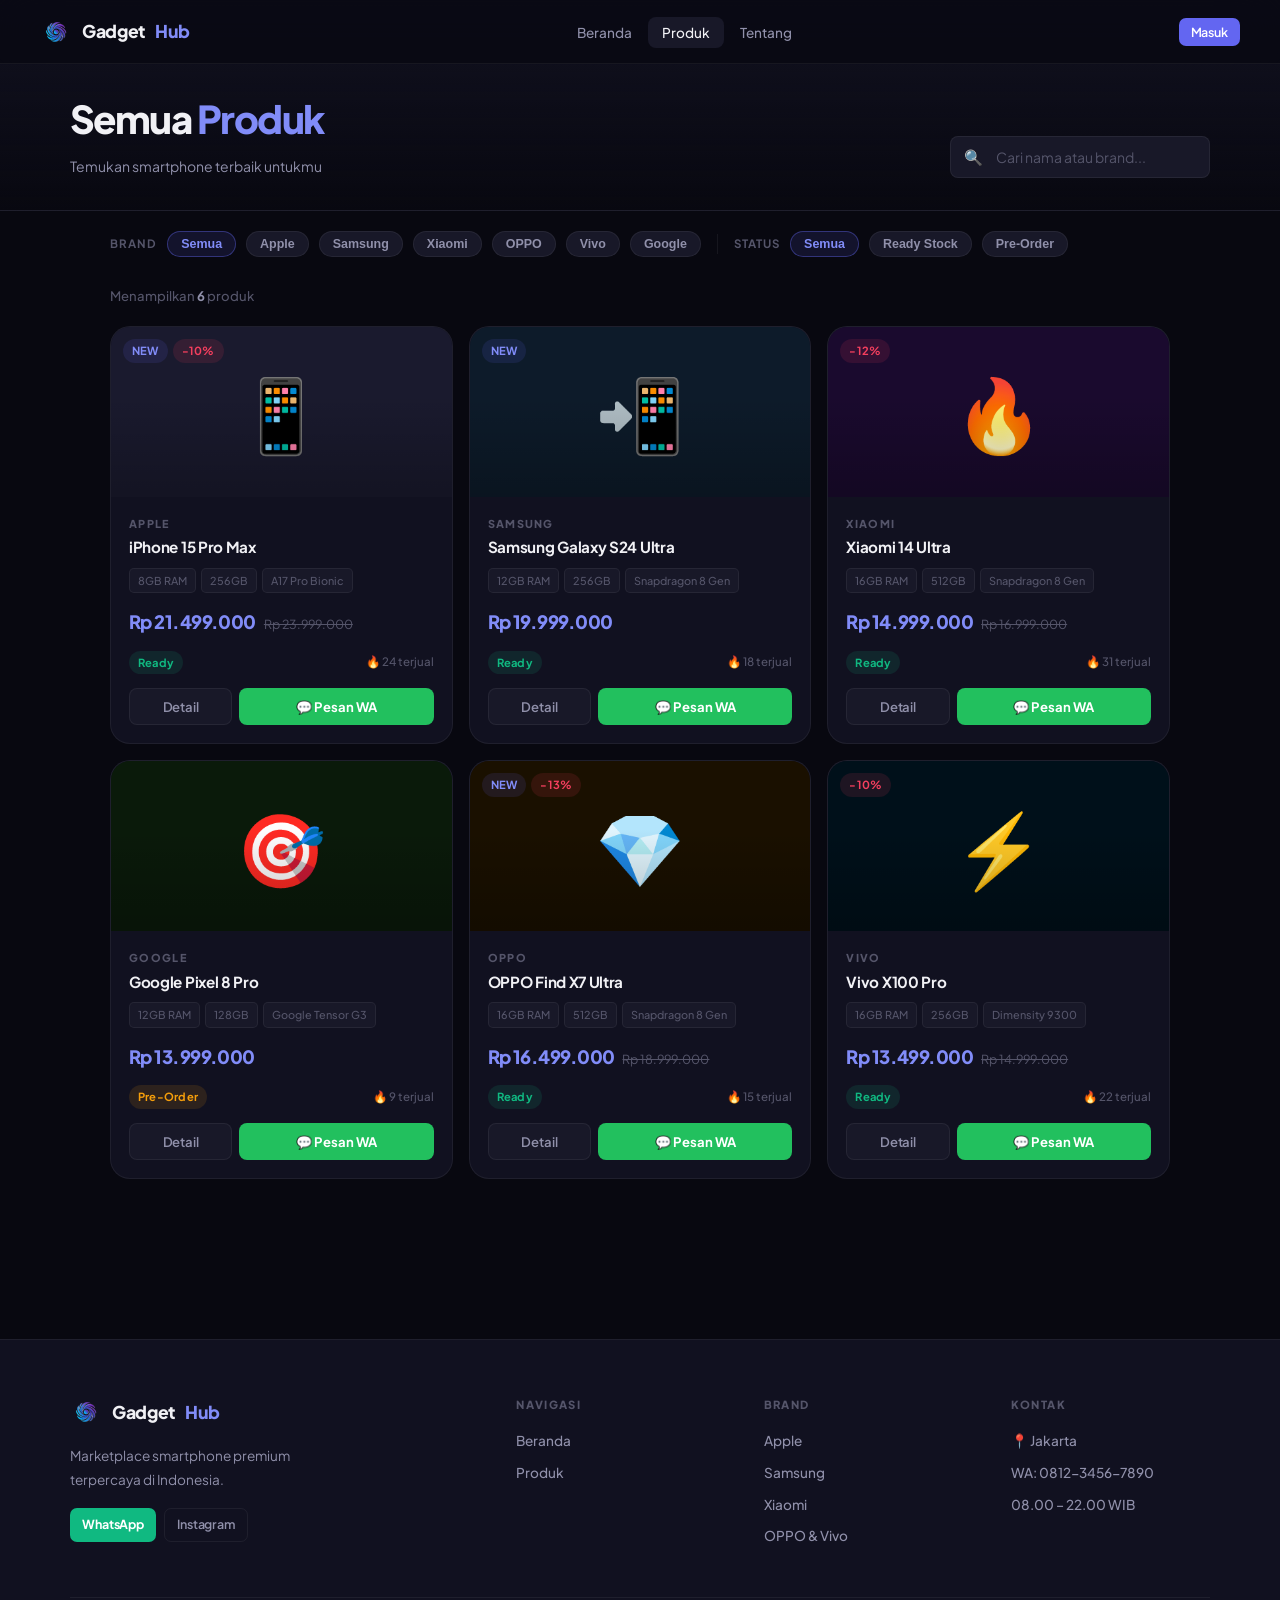
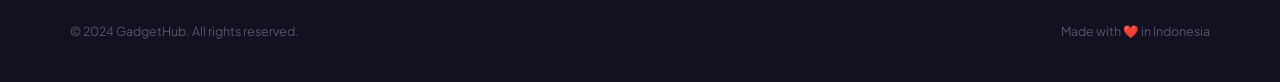
<file: products.html>
<!DOCTYPE html>
<html lang="id">
<head>
  <meta charset="UTF-8">
  <meta name="viewport" content="width=device-width, initial-scale=1.0">
  <title>Produk — GadgetHub</title>
  <link rel="stylesheet" href="style.css">
  <link rel="stylesheet" href="products.css"
</head>
<body>

<!-- NAVBAR -->
<nav class="navbar" id="navbar">
  <a href="index.html" class="nav-logo">
    <img src="/testlogo.png" alt="logo" class="nav-logo-img">
    Gadget<span>Hub</span>
  </a>
  <ul class="nav-links">
    <li><a href="index.html">Beranda</a></li>
    <li><a href="products.html" class="active">Produk</a></li>
    <li><a href="index.html#about">Tentang</a></li>
  </ul>
  <div class="nav-actions">
    <button class="btn btn-primary btn-sm" id="nav-login-btn" onclick="openLoginModal()">Masuk</button>
    <div class="user-avatar-wrap" id="nav-user-wrap" style="display:none; position:relative; align-items:center; gap:10px;">
      <span id="nav-user-name" style="font-size:0.82rem; color:var(--text2); font-weight:500;"></span>
      <div class="user-avatar" id="nav-avatar" onclick="toggleDropdown()">
        <span id="nav-user-initial">U</span>
      </div>
      <div class="user-dropdown" id="user-dropdown">
        <a href="index.html" class="dropdown-item">🏠 Beranda</a>
        <div id="admin-link" style="display:none"><a href="admin.html" class="dropdown-item">⚙️ Dashboard Admin</a></div>
        <div class="dropdown-divider"></div>
        <div class="dropdown-item danger" onclick="logout()">Keluar</div>
      </div>
    </div>
  </div>
</nav>

<!-- HEADER -->
<div class="page-header-bar">
  <div class="page-header-inner">
    <div class="page-header-text">
      <h1>Semua <span>Produk</span></h1>
      <p>Temukan smartphone terbaik untukmu</p>
    </div>
    <div class="search-wrap">
      <span class="search-icon">🔍</span>
      <input type="text" class="search-input" id="search-input" placeholder="Cari nama atau brand...">
    </div>
  </div>
</div>

<!-- FILTERS -->
<div class="filter-row">
  <span class="filter-lbl">Brand</span>
  <button class="chip active" onclick="filterBrand('all', this)">Semua</button>
  <button class="chip" onclick="filterBrand('Apple', this)">Apple</button>
  <button class="chip" onclick="filterBrand('Samsung', this)">Samsung</button>
  <button class="chip" onclick="filterBrand('Xiaomi', this)">Xiaomi</button>
  <button class="chip" onclick="filterBrand('OPPO', this)">OPPO</button>
  <button class="chip" onclick="filterBrand('Vivo', this)">Vivo</button>
  <button class="chip" onclick="filterBrand('Google', this)">Google</button>
  <div class="filter-sep"></div>
  <span class="filter-lbl">Status</span>
  <button class="chip active" id="filter-status-all" onclick="filterStatus('all', this)">Semua</button>
  <button class="chip" onclick="filterStatus('ready', this)">Ready Stock</button>
  <button class="chip" onclick="filterStatus('po', this)">Pre-Order</button>
</div>

<!-- PRODUCTS -->
<main class="products-body">
  <div class="products-meta" id="products-count"></div>
  <div class="products-grid" id="products-grid"></div>
</main>

<!-- FOOTER -->
<footer id="contact">
  <div class="footer-grid">
    <div class="footer-brand">
      <a href="index.html" class="nav-logo">
        <img src="/testlogo.png" alt="logo" class="nav-logo-img">
        Gadget<span>Hub</span>
      </a>
      <p>Marketplace smartphone premium terpercaya di Indonesia.</p>
      <div style="display:flex; gap:8px; margin-top:16px;">
        <a href="https://wa.me/6281234567890" target="_blank" class="btn btn-success btn-sm">WhatsApp</a>
        <a href="#" class="btn btn-ghost btn-sm">Instagram</a>
      </div>
    </div>
    <div class="footer-col">
      <h4>Navigasi</h4>
      <a href="index.html">Beranda</a>
      <a href="products.html">Produk</a>
    </div>
    <div class="footer-col">
      <h4>Brand</h4>
      <a href="products.html">Apple</a>
      <a href="products.html">Samsung</a>
      <a href="products.html">Xiaomi</a>
      <a href="products.html">OPPO & Vivo</a>
    </div>
    <div class="footer-col">
      <h4>Kontak</h4>
      <a href="#">📍 Jakarta</a>
      <a href="https://wa.me/6281234567890" target="_blank">WA: 0812-3456-7890</a>
      <a href="#">08.00 – 22.00 WIB</a>
    </div>
  </div>
  <div class="footer-bottom">
    <span>© 2024 GadgetHub. All rights reserved.</span>
    <span>Made with ❤️ in Indonesia</span>
  </div>
</footer>

<!-- PRODUCT DETAIL MODAL -->
<div class="modal-overlay" id="modal-product">
  <div class="modal modal-lg">
    <div class="modal-header">
      <h2>Detail Produk</h2>
      <button class="modal-close" onclick="closeModal('modal-product')">✕</button>
    </div>
    <div class="modal-body">
      <div class="prod-modal-grid" id="product-modal-content"></div>
    </div>
  </div>
</div>

<!-- LOGIN MODAL -->
<div class="modal-overlay" id="modal-login">
  <div class="modal">
    <div class="modal-header">
      <h2 id="auth-modal-title">Masuk ke GadgetHub</h2>
      <button class="modal-close" onclick="closeModal('modal-login')">✕</button>
    </div>
    <div class="modal-body">
      <div style="display:flex; gap:4px; margin-bottom:24px; background:var(--surface2); padding:4px; border-radius:var(--r-sm);">
        <button class="btn" id="tab-login" onclick="switchTab('login')" style="flex:1;justify-content:center;background:var(--surface3);color:var(--text);padding:10px;border-radius:6px;">Masuk</button>
        <button class="btn" id="tab-register" onclick="switchTab('register')" style="flex:1;justify-content:center;background:transparent;color:var(--text2);padding:10px;">Daftar</button>
      </div>
      <form id="login-form">
        <div class="form-group">
          <label class="form-label">Email</label>
          <input type="email" id="login-email" class="form-input" placeholder="email@kamu.com" required>
        </div>
        <div class="form-group">
          <label class="form-label">Password</label>
          <input type="password" id="login-password" class="form-input" placeholder="••••••••" required>
        </div>
        <button type="submit" class="btn btn-primary" style="width:100%;justify-content:center;padding:13px;">Masuk →</button>
        <div style="margin-top:14px; padding:12px; background:var(--surface2); border-radius:var(--r-sm); font-size:0.78rem; color:var(--text2); border:1px solid var(--border);">
          <strong style="color:var(--text); display:block; margin-bottom:3px;">Demo Akun</strong>
          admin@gadgethub.id / admin123 &nbsp;·&nbsp; budi@email.com / user123
        </div>
      </form>
      <form id="register-form" style="display:none">
        <div class="form-group">
          <label class="form-label">Nama Lengkap</label>
          <input type="text" id="reg-name" class="form-input" placeholder="Nama Lengkap" required>
        </div>
        <div class="form-group">
          <label class="form-label">Email</label>
          <input type="email" id="reg-email" class="form-input" placeholder="email@kamu.com" required>
        </div>
        <div class="form-group">
          <label class="form-label">Password</label>
          <input type="password" id="reg-password" class="form-input" placeholder="Min. 6 karakter" minlength="6" required>
        </div>
        <button type="submit" class="btn btn-primary" style="width:100%;justify-content:center;padding:13px;">Buat Akun →</button>
      </form>
    </div>
  </div>
</div>

<div id="toast-container"></div>
<script src="app.js"></script>
<script>
  let currentBrand = 'all';
  let currentStatus = 'all';
  let searchQuery = '';
  let currentImageSlideIndex = 0;

  // Extract YouTube video ID from various URL formats
  function extractYouTubeId(url) {
    if (!url) return null;
    try {
      // Format: https://www.youtube.com/watch?v=ID or https://youtu.be/ID or youtu.be/ID?si=...
      let videoId = '';
      if (url.includes('youtu.be')) {
        videoId = url.split('youtu.be/')[1].split('?')[0].split('&')[0];
      } else if (url.includes('youtube.com')) {
        const urlObj = new URL(url);
        videoId = urlObj.searchParams.get('v');
      }
      return videoId || null;
    } catch (e) {
      return null;
    }
  }

  function toggleDropdown() {
    document.getElementById('user-dropdown').classList.toggle('open');
  }

  function switchTab(tab) {
    const lf = document.getElementById('login-form');
    const rf = document.getElementById('register-form');
    const tl = document.getElementById('tab-login');
    const tr = document.getElementById('tab-register');
    const title = document.getElementById('auth-modal-title');
    if (tab === 'login') {
      lf.style.display = ''; rf.style.display = 'none';
      tl.style.cssText = 'flex:1;justify-content:center;background:var(--surface3);color:var(--text);padding:10px;border-radius:6px;';
      tr.style.cssText = 'flex:1;justify-content:center;background:transparent;color:var(--text2);padding:10px;';
      title.textContent = 'Masuk ke GadgetHub';
    } else {
      lf.style.display = 'none'; rf.style.display = '';
      tr.style.cssText = 'flex:1;justify-content:center;background:var(--surface3);color:var(--text);padding:10px;border-radius:6px;';
      tl.style.cssText = 'flex:1;justify-content:center;background:transparent;color:var(--text2);padding:10px;';
      title.textContent = 'Buat Akun Baru';
    }
  }

  function renderProducts() {
    const grid = document.getElementById('products-grid');
    const countEl = document.getElementById('products-count');
    let filtered = GH.products.filter(p => {
      const matchBrand = currentBrand === 'all' || p.brand === currentBrand;
      const matchStatus = currentStatus === 'all' || p.status === currentStatus;
      const matchSearch = !searchQuery || p.name.toLowerCase().includes(searchQuery) || p.brand.toLowerCase().includes(searchQuery);
      return matchBrand && matchStatus && matchSearch;
    });
    countEl.innerHTML = `Menampilkan <strong>${filtered.length}</strong> produk`;
    if (filtered.length === 0) {
      grid.innerHTML = `<div class="empty-state"><div class="empty-icon">🔍</div><div class="empty-title">Produk tidak ditemukan</div><p>Coba ubah filter atau kata kunci pencarian</p></div>`;
      return;
    }
    grid.innerHTML = filtered.map((p, i) => {
      const isDiscounted = p.discount > 0;
      const isSoldOut = p.status === 'sold';
      const img = p.image && (p.image.startsWith('http') || p.image.startsWith('/'))
        ? `<img src="${p.image}" alt="${p.name}">`
        : p.image;
      return `
      <div class="product-card" style="animation-delay:${i * 0.04}s">
        <div class="card-badges">
          ${p.isNew ? '<span class="badge badge-new">NEW</span>' : ''}
          ${isDiscounted ? `<span class="badge badge-sale">-${p.discount}%</span>` : ''}
        </div>
        <div class="card-image" style="background:${p.color || 'var(--surface2)'}">
          ${img}
        </div>
        <div class="card-body">
          <div class="card-brand">${p.brand}</div>
          <div class="card-name">${p.name}</div>
          <div class="card-specs">
            <span class="spec-pill">${p.specs.ram} RAM</span>
            <span class="spec-pill">${p.specs.storage}</span>
            <span class="spec-pill">${p.specs.prosesor.split(' ').slice(0,3).join(' ')}</span>
          </div>
          <div class="card-price-row">
            <span class="card-price">${formatRp(p.price)}</span>
            ${isDiscounted ? `<span class="card-original">${formatRp(p.originalPrice)}</span>` : ''}
          </div>
          <div class="card-footer">
            <span class="badge ${p.status === 'ready' ? 'badge-ready' : p.status === 'po' ? 'badge-po' : 'badge-sold'}">
              ${p.status === 'ready' ? 'Ready' : p.status === 'po' ? 'Pre-Order' : 'Sold Out'}
            </span>
            <span class="card-sales">🔥 ${p.sales || 0} terjual</span>
          </div>
          <div class="card-actions">
            <button class="btn-detail" onclick="openProductDetail('${p.id}')">Detail</button>
            <button class="btn-order" onclick="orderViaWA('${p.id}')" ${isSoldOut ? 'disabled' : ''}>
              💬 Pesan WA
            </button>
          </div>
        </div>
      </div>`;
    }).join('');
  }

  function filterBrand(brand, el) {
    currentBrand = brand;
    document.querySelectorAll('.filter-row .chip').forEach(c => c.classList.remove('active'));
    el.classList.add('active');
    if (currentStatus !== 'all') {
      const statusChips = ['Semua','Ready Stock','Pre-Order'];
      document.querySelectorAll('.filter-row .chip').forEach(c => {
        if (statusChips.includes(c.textContent.trim()) && c.textContent.trim() === (currentStatus === 'all' ? 'Semua' : currentStatus === 'ready' ? 'Ready Stock' : 'Pre-Order')) {
          c.classList.add('active');
        }
      });
    }
    el.classList.add('active');
    renderProducts();
  }

  function filterStatus(status, el) {
    currentStatus = status;
    document.querySelectorAll('.filter-row .chip').forEach(c => {
      const t = c.textContent.trim();
      if (['Semua','Ready Stock','Pre-Order'].includes(t)) c.classList.remove('active');
    });
    el.classList.add('active');
    renderProducts();
  }

  function openProductDetail(id) {
    const p = GH.products.find(pr => pr.id === id);
    if (!p) return;
    currentImageSlideIndex = 0;
    const isDiscounted = p.discount > 0;
    const saving = p.originalPrice - p.price;
    const images = p.images && p.images.length > 0 ? p.images : [p.image];
    const hasVideo = p.videoUrl && p.videoUrl.trim() !== '';

    const content = document.getElementById('product-modal-content');
    content.innerHTML = `
      <div class="prod-modal-visual">
        <div class="prod-visual-box" id="product-visual" style="background:${p.color || 'var(--surface2)'}">
          <div class="carousel-container">
            ${images.map((img, i) => `
              <div class="carousel-slide ${i === 0 ? 'active' : ''}">
                ${img.startsWith('http') ? `<img src="${img}" alt="${p.name}">` : img}
              </div>
            `).join('')}
          </div>
          ${images.length > 1 ? `
            <button class="carousel-btn carousel-prev" onclick="slideImage('${p.id}', -1)">❮</button>
            <button class="carousel-btn carousel-next" onclick="slideImage('${p.id}', 1)">❯</button>
            <div class="carousel-dots">
              ${images.map((_, i) => `<span class="dot ${i === 0 ? 'active' : ''}" onclick="goToSlide('${p.id}', ${i})"></span>`).join('')}
            </div>
          ` : ''}
        </div>
        ${hasVideo ? `<div style="margin-top:14px; border-radius:var(--r); overflow:hidden; border:1px solid var(--border);">
          <iframe width="100%" height="200" src="${'https://www.youtube.com/embed/' + extractYouTubeId(p.videoUrl)}" style="border:none;display:block;" allowfullscreen></iframe>
        </div>` : ''}
      </div>
      <div>
        <div class="prod-modal-brand">${p.brand}</div>
        <div class="prod-modal-name">${p.name}</div>
        <div class="prod-modal-code">Kode: ${p.id}</div>
        <div style="display:flex; gap:6px; flex-wrap:wrap;">
          ${p.isNew ? '<span class="badge badge-new">NEW</span>' : ''}
          <span class="badge ${p.status === 'ready' ? 'badge-ready' : p.status === 'po' ? 'badge-po' : 'badge-sold'}">
            ${p.status === 'ready' ? 'Ready Stock' : p.status === 'po' ? 'Pre-Order' : 'Sold Out'}
          </span>
          ${isDiscounted ? `<span class="badge badge-sale">Diskon ${p.discount}%</span>` : ''}
        </div>

        <div class="price-block">
          <span class="price-main">${formatRp(p.price)}</span>
          ${isDiscounted ? `<span class="price-original">${formatRp(p.originalPrice)}</span>
          <div class="price-save">Hemat ${formatRp(saving)}</div>` : ''}
        </div>

        <p class="modal-desc">${p.desc}</p>

        <div class="divider"></div>
        <div style="font-size:0.7rem;font-weight:800;color:var(--text3);text-transform:uppercase;letter-spacing:0.1em;margin-bottom:12px;">Spesifikasi</div>
        <div class="specs-grid">
          ${Object.entries(p.specs).map(([k, v]) => `
            <div class="spec-row">
              <span class="spec-key">${k.charAt(0).toUpperCase() + k.slice(1)}</span>
              <span class="spec-val">${v}</span>
            </div>
          `).join('')}
        </div>

        ${p.status !== 'sold' ? `
          <button class="btn btn-wa" onclick="orderViaWA('${p.id}')">💬 Pesan via WhatsApp</button>
          <p style="font-size:0.72rem;color:var(--text3);text-align:center;margin-top:8px;">Template pesan otomatis akan terisi dengan kode & harga produk</p>
        ` : `
          <div style="text-align:center;padding:16px;background:var(--red-dim);border:1px solid rgba(244,63,94,0.2);border-radius:var(--r-sm);">
            <span style="color:var(--red);font-size:0.875rem;font-weight:600;">Produk ini sedang tidak tersedia</span>
          </div>
        `}
      </div>
    `;
    openModal('modal-product');
  }

  function slideImage(productId, direction) {
    const p = GH.products.find(pr => pr.id === productId);
    if (!p || !p.images || p.images.length <= 1) return;
    currentImageSlideIndex = (currentImageSlideIndex + direction + p.images.length) % p.images.length;
    updateCarousel();
  }

  function goToSlide(productId, index) {
    currentImageSlideIndex = index;
    updateCarousel();
  }

  function updateCarousel() {
    document.querySelectorAll('.carousel-slide').forEach((slide, i) => slide.classList.toggle('active', i === currentImageSlideIndex));
    document.querySelectorAll('.dot').forEach((dot, i) => dot.classList.toggle('active', i === currentImageSlideIndex));
  }

  document.getElementById('search-input').addEventListener('input', (e) => {
    searchQuery = e.target.value.toLowerCase().trim();
    renderProducts();
  });

  document.addEventListener('DOMContentLoaded', () => {
    if (GH.currentUser?.role === 'admin') {
      const al = document.getElementById('admin-link');
      if (al) al.style.display = '';
    }
    renderProducts();
  });
</script>
</body>
</html>
</file>
<file: style.css>
/* ===== GADGETHUB — REDESIGNED STYLE ===== */
@import url("https://fonts.googleapis.com/css2?family=Plus+Jakarta+Sans:ital,wght@0,300;0,400;0,500;0,600;0,700;0,800;1,300&family=Instrument+Serif:ital@0;1&display=swap");

:root {
  --bg: #080810;
  --bg2: #0d0d18;
  --surface: #111120;
  --surface2: #181828;
  --surface3: #1e1e30;
  --surface4: #252538;
  --border: rgba(255, 255, 255, 0.06);
  --border2: rgba(255, 255, 255, 0.1);
  --accent: #6366f1;
  --accent-light: #818cf8;
  --accent-dim: rgba(99, 102, 241, 0.12);
  --accent-glow: rgba(99, 102, 241, 0.25);
  --green: #10b981;
  --green-dim: rgba(16, 185, 129, 0.12);
  --red: #f43f5e;
  --red-dim: rgba(244, 63, 94, 0.12);
  --amber: #f59e0b;
  --amber-dim: rgba(245, 158, 11, 0.12);
  --text: #f1f1f5;
  --text2: #9090aa;
  --text3: #55556a;
  --text4: #333348;
  --r: 12px;
  --r-sm: 8px;
  --r-lg: 20px;
  --r-xl: 28px;
  --shadow: 0 32px 80px rgba(0, 0, 0, 0.7);
  --shadow-sm: 0 8px 32px rgba(0, 0, 0, 0.4);
  --shadow-card: 0 2px 16px rgba(0, 0, 0, 0.3);
}

*,
*::before,
*::after {
  box-sizing: border-box;
  margin: 0;
  padding: 0;
}
html {
  scroll-behavior: smooth;
}
body {
  font-family: "Plus Jakarta Sans", sans-serif;
  background: var(--bg);
  color: var(--text);
  line-height: 1.6;
  min-height: 100vh;
  overflow-x: hidden;
  -webkit-font-smoothing: antialiased;
}

::-webkit-scrollbar {
  width: 4px;
}
::-webkit-scrollbar-track {
  background: transparent;
}
::-webkit-scrollbar-thumb {
  background: var(--surface4);
  border-radius: 2px;
}
::-webkit-scrollbar-thumb:hover {
  background: var(--accent);
}

/* ===== NAVBAR ===== */
.navbar {
  position: fixed;
  top: 0;
  left: 0;
  right: 0;
  z-index: 1000;
  height: 64px;
  display: flex;
  align-items: center;
  justify-content: space-between;
  padding: 0 40px;
  background: rgba(8, 8, 16, 0.7);
  backdrop-filter: blur(24px);
  border-bottom: 1px solid var(--border);
  transition:
    background 0.3s,
    border-color 0.3s;
}
.navbar.scrolled {
  background: rgba(8, 8, 16, 0.95);
  border-color: var(--border2);
}

.nav-logo {
  font-family: "Plus Jakarta Sans", sans-serif;
  font-size: 1.1rem;
  font-weight: 800;
  color: var(--text);
  text-decoration: none;
  display: flex;
  align-items: center;
  gap: 10px;
  letter-spacing: -0.02em;
}
.nav-logo span {
  color: var(--accent-light);
}

.logo-icon {
  width: 32px;
  height: 32px;
  background: var(--accent);
  border-radius: 9px;
  display: flex;
  align-items: center;
  justify-content: center;
  font-size: 0.9rem;
  box-shadow: 0 0 20px var(--accent-glow);
}

.nav-links {
  display: flex;
  align-items: center;
  gap: 2px;
  list-style: none;
}
.nav-links a {
  color: var(--text2);
  text-decoration: none;
  font-size: 0.85rem;
  font-weight: 500;
  padding: 7px 14px;
  border-radius: var(--r-sm);
  transition: all 0.15s;
}
.nav-links a:hover {
  color: var(--text);
  background: var(--surface2);
}
.nav-links a.active {
  color: var(--text);
  background: var(--surface2);
}

.nav-actions {
  display: flex;
  align-items: center;
  gap: 10px;
}

/* ===== BUTTONS ===== */
.btn {
  font-family: "Plus Jakarta Sans", sans-serif;
  font-weight: 600;
  font-size: 0.85rem;
  border: none;
  border-radius: var(--r-sm);
  cursor: pointer;
  transition: all 0.18s cubic-bezier(0.4, 0, 0.2, 1);
  text-decoration: none;
  display: inline-flex;
  align-items: center;
  gap: 7px;
  white-space: nowrap;
  letter-spacing: -0.01em;
}

.btn-ghost {
  background: transparent;
  color: var(--text2);
  padding: 8px 16px;
  border: 1px solid var(--border);
}
.btn-ghost:hover {
  color: var(--text);
  border-color: var(--border2);
  background: var(--surface2);
}

.btn-primary {
  background: var(--accent);
  color: white;
  padding: 10px 20px;
  box-shadow: 0 0 0 0 var(--accent-glow);
}
.btn-primary:hover {
  background: var(--accent-light);
  transform: translateY(-1px);
  box-shadow: 0 8px 24px var(--accent-glow);
}
.btn-primary:active {
  transform: translateY(0);
}

.btn-outline {
  background: transparent;
  color: var(--accent-light);
  padding: 10px 20px;
  border: 1px solid rgba(99, 102, 241, 0.35);
}
.btn-outline:hover {
  background: var(--accent-dim);
  border-color: var(--accent);
}

.btn-danger {
  background: var(--red-dim);
  color: var(--red);
  padding: 7px 13px;
  border: 1px solid rgba(244, 63, 94, 0.2);
}
.btn-danger:hover {
  background: rgba(244, 63, 94, 0.2);
}

.btn-success {
  background: var(--green);
  color: white;
  padding: 10px 20px;
  font-weight: 700;
}
.btn-success:hover {
  transform: translateY(-1px);
  box-shadow: 0 8px 24px rgba(16, 185, 129, 0.3);
}

.btn-wa {
  background: #25d366;
  color: white;
  padding: 13px 24px;
  font-weight: 700;
  border-radius: var(--r-sm);
  width: 100%;
  justify-content: center;
  font-size: 0.95rem;
}
.btn-wa:hover {
  transform: translateY(-2px);
  box-shadow: 0 10px 28px rgba(37, 211, 102, 0.35);
  background: #22c05e;
}

.btn-sm {
  padding: 6px 12px;
  font-size: 0.78rem;
  border-radius: 7px;
}
.btn-lg {
  padding: 14px 28px;
  font-size: 0.95rem;
  border-radius: var(--r);
}

/* ===== USER AVATAR ===== */
.user-avatar {
  width: 32px;
  height: 32px;
  background: var(--accent);
  border-radius: 50%;
  display: flex;
  align-items: center;
  justify-content: center;
  font-size: 0.78rem;
  font-weight: 700;
  color: white;
  cursor: pointer;
  box-shadow:
    0 0 0 2px var(--bg),
    0 0 0 3px rgba(99, 102, 241, 0.4);
}

.user-dropdown {
  position: absolute;
  top: calc(100% + 12px);
  right: 0;
  background: var(--surface2);
  border: 1px solid var(--border2);
  border-radius: var(--r);
  padding: 6px;
  min-width: 200px;
  box-shadow: var(--shadow);
  display: none;
  z-index: 100;
}
.user-dropdown.open {
  display: block;
  animation: fadeIn 0.15s ease;
}

.dropdown-item {
  display: flex;
  align-items: center;
  gap: 9px;
  padding: 9px 12px;
  color: var(--text2);
  font-size: 0.85rem;
  border-radius: var(--r-sm);
  cursor: pointer;
  transition: all 0.12s;
  text-decoration: none;
  font-weight: 500;
}
.dropdown-item:hover {
  background: var(--surface3);
  color: var(--text);
}
.dropdown-item.danger {
  color: var(--red);
}
.dropdown-divider {
  height: 1px;
  background: var(--border);
  margin: 4px 0;
}

/* ===== MODAL ===== */
.modal-overlay {
  position: fixed;
  inset: 0;
  background: rgba(0, 0, 0, 0.75);
  backdrop-filter: blur(12px);
  z-index: 2000;
  display: flex;
  align-items: center;
  justify-content: center;
  padding: 24px;
  opacity: 0;
  pointer-events: none;
  transition: opacity 0.25s;
}
.modal-overlay.open {
  opacity: 1;
  pointer-events: all;
}

.modal {
  background: var(--surface);
  border: 1px solid var(--border2);
  border-radius: var(--r-xl);
  width: 100%;
  max-width: 480px;
  max-height: 90vh;
  overflow-y: auto;
  transform: translateY(16px) scale(0.98);
  transition: transform 0.25s cubic-bezier(0.34, 1.56, 0.64, 1);
  box-shadow: var(--shadow);
}
.modal-overlay.open .modal {
  transform: translateY(0) scale(1);
}
.modal-lg {
  max-width: 760px;
}

.modal-header {
  padding: 28px 28px 0;
  display: flex;
  align-items: flex-start;
  justify-content: space-between;
  gap: 16px;
}
.modal-header h2 {
  font-family: "Plus Jakarta Sans", sans-serif;
  font-size: 1.2rem;
  font-weight: 800;
  letter-spacing: -0.02em;
}
.modal-close {
  width: 30px;
  height: 30px;
  background: var(--surface2);
  border: 1px solid var(--border);
  border-radius: var(--r-sm);
  color: var(--text2);
  font-size: 1rem;
  cursor: pointer;
  display: flex;
  align-items: center;
  justify-content: center;
  flex-shrink: 0;
  transition: all 0.15s;
}
.modal-close:hover {
  background: var(--surface3);
  color: var(--text);
}
.modal-body {
  padding: 24px 28px 28px;
}

/* ===== FORMS ===== */
.form-group {
  margin-bottom: 18px;
}
.form-label {
  display: block;
  font-size: 0.75rem;
  font-weight: 700;
  color: var(--text2);
  text-transform: uppercase;
  letter-spacing: 0.07em;
  margin-bottom: 7px;
}
.form-input {
  width: 100%;
  background: var(--surface2);
  border: 1px solid var(--border);
  border-radius: var(--r-sm);
  color: var(--text);
  font-family: "Plus Jakarta Sans", sans-serif;
  font-size: 0.875rem;
  padding: 11px 14px;
  transition: all 0.15s;
  outline: none;
}
.form-input:focus {
  border-color: var(--accent);
  background: var(--surface3);
  box-shadow: 0 0 0 3px var(--accent-dim);
}
.form-input::placeholder {
  color: var(--text3);
}
textarea.form-input {
  min-height: 90px;
  resize: vertical;
  line-height: 1.6;
}
select.form-input {
  cursor: pointer;
}
.form-row {
  display: grid;
  grid-template-columns: 1fr 1fr;
  gap: 14px;
}

/* ===== BADGE ===== */
.badge {
  display: inline-flex;
  align-items: center;
  gap: 4px;
  padding: 3px 9px;
  border-radius: 100px;
  font-size: 0.7rem;
  font-weight: 700;
  letter-spacing: 0.02em;
}
.badge-ready {
  background: var(--green-dim);
  color: var(--green);
}
.badge-po {
  background: var(--amber-dim);
  color: var(--amber);
}
.badge-sold {
  background: var(--red-dim);
  color: var(--red);
}
.badge-new {
  background: var(--accent-dim);
  color: var(--accent-light);
}
.badge-sale {
  background: var(--red-dim);
  color: var(--red);
}

/* ===== TOAST ===== */
#toast-container {
  position: fixed;
  bottom: 24px;
  right: 24px;
  z-index: 9999;
  display: flex;
  flex-direction: column;
  gap: 8px;
}
.toast {
  background: var(--surface2);
  border: 1px solid var(--border2);
  border-radius: var(--r);
  padding: 13px 18px;
  font-size: 0.85rem;
  max-width: 300px;
  animation: slideUp 0.3s cubic-bezier(0.34, 1.56, 0.64, 1);
  display: flex;
  align-items: center;
  gap: 10px;
  box-shadow: var(--shadow-sm);
  font-weight: 500;
}
.toast.success {
  border-color: rgba(16, 185, 129, 0.3);
}
.toast.error {
  border-color: rgba(244, 63, 94, 0.3);
}
.toast-icon {
  font-size: 1rem;
}

/* ===== PAGE ===== */
.page-wrapper {
  padding-top: 64px;
  min-height: 100vh;
}

/* ===== FOOTER ===== */
footer {
  background: var(--surface);
  border-top: 1px solid var(--border);
  padding: 56px 40px 40px;
  margin-top: 80px;
}
.footer-grid {
  display: grid;
  grid-template-columns: 2fr 1fr 1fr 1fr;
  gap: 48px;
  max-width: 1140px;
  margin: 0 auto 40px;
}
.footer-brand p {
  color: var(--text2);
  font-size: 0.85rem;
  margin-top: 16px;
  max-width: 260px;
  line-height: 1.75;
}
.footer-col h4 {
  font-size: 0.7rem;
  font-weight: 800;
  color: var(--text3);
  text-transform: uppercase;
  letter-spacing: 0.12em;
  margin-bottom: 16px;
}
.footer-col a {
  display: block;
  color: var(--text2);
  text-decoration: none;
  font-size: 0.85rem;
  margin-bottom: 10px;
  transition: color 0.15s;
  font-weight: 500;
}
.footer-col a:hover {
  color: var(--text);
}
.footer-bottom {
  max-width: 1140px;
  margin: 0 auto;
  padding-top: 24px;
  border-top: 1px solid var(--border);
  display: flex;
  justify-content: space-between;
  align-items: center;
  color: var(--text3);
  font-size: 0.78rem;
}

/* ===== ANIMATIONS ===== */
@keyframes fadeIn {
  from {
    opacity: 0;
  }
  to {
    opacity: 1;
  }
}
@keyframes fadeInUp {
  from {
    opacity: 0;
    transform: translateY(20px);
  }
  to {
    opacity: 1;
    transform: translateY(0);
  }
}
@keyframes slideUp {
  from {
    opacity: 0;
    transform: translateY(10px);
  }
  to {
    opacity: 1;
    transform: translateY(0);
  }
}
@keyframes float {
  0%,
  100% {
    transform: translateY(0);
  }
  50% {
    transform: translateY(-12px);
  }
}
@keyframes pulse {
  0%,
  100% {
    opacity: 1;
  }
  50% {
    opacity: 0.4;
  }
}
@keyframes spin {
  to {
    transform: rotate(360deg);
  }
}
@keyframes shimmer {
  from {
    background-position: -1000px 0;
  }
  to {
    background-position: 1000px 0;
  }
}

.animate-in {
  animation: fadeInUp 0.5s ease forwards;
  opacity: 0;
}
.delay-1 {
  animation-delay: 0.08s;
}
.delay-2 {
  animation-delay: 0.16s;
}
.delay-3 {
  animation-delay: 0.24s;
}
.delay-4 {
  animation-delay: 0.32s;
}

/* ===== SKELETON ===== */
.skeleton {
  background: linear-gradient(
    90deg,
    var(--surface2) 25%,
    var(--surface3) 50%,
    var(--surface2) 75%
  );
  background-size: 1000px 100%;
  animation: shimmer 1.5s infinite;
  border-radius: var(--r-sm);
}

/* ===== CHIP ===== */
.chip {
  display: inline-flex;
  align-items: center;
  padding: 5px 13px;
  background: var(--surface2);
  border: 1px solid var(--border);
  border-radius: 100px;
  font-size: 0.78rem;
  font-weight: 600;
  color: var(--text2);
  cursor: pointer;
  transition: all 0.15s;
}
.chip:hover {
  border-color: var(--border2);
  color: var(--text);
}
.chip.active {
  background: var(--accent-dim);
  border-color: rgba(99, 102, 241, 0.4);
  color: var(--accent-light);
}

/* ===== DIVIDER ===== */
.divider {
  height: 1px;
  background: var(--border);
  margin: 20px 0;
}

/* ===== SECTION HEADINGS ===== */
.section-label {
  font-size: 0.72rem;
  font-weight: 800;
  text-transform: uppercase;
  letter-spacing: 0.14em;
  color: var(--accent-light);
  margin-bottom: 10px;
}
.section-title {
  font-family: "Plus Jakarta Sans", sans-serif;
  font-size: clamp(1.7rem, 3.5vw, 2.8rem);
  font-weight: 800;
  line-height: 1.15;
  letter-spacing: -0.03em;
}
.section-subtitle {
  color: var(--text2);
  font-size: 0.95rem;
  margin-top: 12px;
  max-width: 520px;
  line-height: 1.75;
}

/* ===== CONTAINER ===== */
.container {
  max-width: 1140px;
  margin: 0 auto;
  padding: 0 40px;
}

/* ===== STAT CARD ===== */
.stat-card {
  background: var(--surface);
  border: 1px solid var(--border);
  border-radius: var(--r-lg);
  padding: 24px;
  position: relative;
  overflow: hidden;
  transition:
    border-color 0.2s,
    transform 0.2s;
}
.stat-card:hover {
  border-color: var(--border2);
  transform: translateY(-2px);
}
.stat-label {
  font-size: 0.72rem;
  font-weight: 700;
  color: var(--text3);
  text-transform: uppercase;
  letter-spacing: 0.1em;
  margin-bottom: 10px;
}
.stat-value {
  font-size: 1.7rem;
  font-weight: 800;
  letter-spacing: -0.04em;
  line-height: 1;
}
.stat-value.cyan {
  color: var(--accent-light);
}
.stat-value.purple {
  color: #a78bfa;
}
.stat-value.green {
  color: var(--green);
}
.stat-value.red {
  color: var(--red);
}
.stat-change {
  font-size: 0.75rem;
  color: var(--text3);
  margin-top: 8px;
}

/* ===== TABLE ===== */
.table-wrap {
  background: var(--surface);
  border: 1px solid var(--border);
  border-radius: var(--r-lg);
  overflow: hidden;
}
table {
  width: 100%;
  border-collapse: collapse;
}
th {
  background: var(--surface2);
  padding: 13px 20px;
  text-align: left;
  font-size: 0.7rem;
  font-weight: 800;
  color: var(--text3);
  text-transform: uppercase;
  letter-spacing: 0.09em;
  border-bottom: 1px solid var(--border);
}
td {
  padding: 15px 20px;
  border-bottom: 1px solid var(--border);
  font-size: 0.85rem;
  color: var(--text2);
  vertical-align: middle;
}
tr:last-child td {
  border-bottom: none;
}
tr:hover td {
  background: rgba(255, 255, 255, 0.015);
}

.product-img-sm {
  width: 44px;
  height: 44px;
  border-radius: var(--r-sm);
  object-fit: cover;
  background: var(--surface3);
  display: flex;
  align-items: center;
  justify-content: center;
  font-size: 1.3rem;
  flex-shrink: 0;
}

.table-actions {
  display: flex;
  gap: 6px;
}

/* ===== RESPONSIVE ===== */
@media (max-width: 768px) {
  .navbar {
    padding: 0 20px;
  }
  .container {
    padding: 0 20px;
  }
  .footer-grid {
    grid-template-columns: 1fr;
    gap: 32px;
  }
  .footer-bottom {
    flex-direction: column;
    gap: 8px;
    text-align: center;
  }
  .nav-links {
    display: none;
  }
  .form-row {
    grid-template-columns: 1fr;
  }
  footer {
    padding: 40px 20px 32px;
  }
}
</file>
<file: homepage.css>
/* ===== HOME PAGE ===== */

.hero {
  min-height: 100vh;
  display: flex;
  align-items: center;
  position: relative;
  overflow: hidden;
  padding: 100px 40px 80px;
}

.nav-logo-img {
  height: 32px;
  max-width: 32px;
  width: auto;
  object-fit: contain;
  flex-shrink: 0;
}

.hero-noise {
  position: absolute;
  inset: 0;
  background-image: url("data:image/svg+xml,%3Csvg viewBox='0 0 256 256' xmlns='http://www.w3.org/2000/svg'%3E%3Cfilter id='noise'%3E%3CfeTurbulence type='fractalNoise' baseFrequency='0.9' numOctaves='4' stitchTiles='stitch'/%3E%3C/filter%3E%3Crect width='100%25' height='100%25' filter='url(%23noise)' opacity='0.04'/%3E%3C/svg%3E");
  pointer-events: none;
  opacity: 0.5;
}

.hero-orb {
  position: absolute;
  border-radius: 50%;
  filter: blur(120px);
  pointer-events: none;
}
.hero-orb-1 {
  width: 600px;
  height: 600px;
  background: radial-gradient(
    circle,
    rgba(99, 102, 241, 0.18),
    transparent 70%
  );
  top: -200px;
  right: -100px;
}
.hero-orb-2 {
  width: 400px;
  height: 400px;
  background: radial-gradient(circle, rgba(16, 185, 129, 0.1), transparent 70%);
  bottom: -100px;
  left: 100px;
}

.hero-grid-lines {
  position: absolute;
  inset: 0;
  background-image:
    linear-gradient(rgba(255, 255, 255, 0.025) 1px, transparent 1px),
    linear-gradient(90deg, rgba(255, 255, 255, 0.025) 1px, transparent 1px);
  background-size: 80px 80px;
  mask-image: radial-gradient(ellipse at 50% 50%, black 20%, transparent 80%);
}

.hero-inner {
  position: relative;
  z-index: 1;
  max-width: 1140px;
  margin: 0 auto;
  width: 100%;
  display: grid;
  grid-template-columns: 1fr 1fr;
  gap: 80px;
  align-items: center;
}

.hero-kicker {
  display: inline-flex;
  align-items: center;
  gap: 8px;
  padding: 5px 13px;
  background: var(--accent-dim);
  border: 1px solid rgba(99, 102, 241, 0.25);
  border-radius: 100px;
  font-size: 0.75rem;
  font-weight: 700;
  color: var(--accent-light);
  margin-bottom: 24px;
  letter-spacing: 0.02em;
  animation: fadeInUp 0.5s ease both;
}
.kicker-dot {
  width: 5px;
  height: 5px;
  background: var(--accent-light);
  border-radius: 50%;
  animation: pulse 2s infinite;
}

.hero-title {
  font-size: clamp(2.2rem, 4.5vw, 4rem);
  font-weight: 800;
  line-height: 1.1;
  letter-spacing: -0.04em;
  margin-bottom: 20px;
  animation: fadeInUp 0.5s ease 0.08s both;
}
.hero-title em {
  font-style: normal;
  color: var(--accent-light);
}

.hero-desc {
  color: var(--text2);
  font-size: 0.95rem;
  line-height: 1.8;
  margin-bottom: 36px;
  max-width: 440px;
  animation: fadeInUp 0.5s ease 0.16s both;
}

.hero-actions {
  display: flex;
  gap: 12px;
  flex-wrap: wrap;
  margin-bottom: 48px;
  animation: fadeInUp 0.5s ease 0.24s both;
}

.hero-stats {
  display: flex;
  gap: 32px;
  animation: fadeInUp 0.5s ease 0.32s both;
}
.hero-stat-num {
  font-size: 1.5rem;
  font-weight: 800;
  letter-spacing: -0.04em;
  color: var(--text);
}
.hero-stat-label {
  font-size: 0.75rem;
  color: var(--text3);
  margin-top: 2px;
  font-weight: 500;
}

/* PHONE VISUAL */
.hero-visual {
  display: flex;
  justify-content: center;
  align-items: center;
  position: relative;
  animation: fadeInUp 0.7s ease 0.2s both;
}

.phone-wrap {
  position: relative;
  animation: float 5s ease-in-out infinite;
}

.phone-frame {
  width: 260px;
  height: 520px;
  background: linear-gradient(160deg, #1c1c2e, #12121f);
  border-radius: 40px;
  border: 1.5px solid rgba(255, 255, 255, 0.1);
  position: relative;
  overflow: hidden;
  box-shadow:
    0 60px 120px rgba(0, 0, 0, 0.8),
    inset 0 1px 0 rgba(255, 255, 255, 0.08),
    0 0 0 1px rgba(99, 102, 241, 0.15),
    0 0 60px rgba(99, 102, 241, 0.1);
}

.phone-screen {
  position: absolute;
  inset: 10px;
  background: var(--bg2);
  border-radius: 32px;
  overflow: hidden;
  display: flex;
  flex-direction: column;
}

.phone-island {
  width: 80px;
  height: 24px;
  background: #0a0a12;
  border-radius: 0 0 14px 14px;
  margin: 0 auto;
  flex-shrink: 0;
}

.phone-body {
  flex: 1;
  padding: 10px 12px 12px;
  display: flex;
  flex-direction: column;
  gap: 7px;
}

.phone-header {
  display: flex;
  justify-content: space-between;
  align-items: center;
  margin-bottom: 4px;
}
.phone-header span {
  font-size: 0.5rem;
  color: var(--text3);
  font-weight: 600;
}
.phone-logo {
  font-size: 0.55rem;
  font-weight: 800;
  color: var(--accent-light);
}

.phone-card {
  background: var(--surface2);
  border: 1px solid var(--border2);
  border-radius: 12px;
  padding: 9px 11px;
  display: flex;
  align-items: center;
  gap: 9px;
}
.phone-card-emoji {
  font-size: 1.5rem;
  flex-shrink: 0;
}
.phone-card-name {
  font-size: 0.55rem;
  font-weight: 700;
  color: var(--text);
  line-height: 1.3;
}
.phone-card-price {
  font-size: 0.5rem;
  color: var(--accent-light);
  font-weight: 600;
  margin-top: 1px;
}

.phone-cta {
  background: var(--accent);
  border-radius: 9px;
  height: 30px;
  display: flex;
  align-items: center;
  justify-content: center;
  font-size: 0.5rem;
  font-weight: 800;
  color: white;
  margin-top: auto;
  letter-spacing: 0.05em;
}

.phone-glow-base {
  position: absolute;
  bottom: -60px;
  left: 50%;
  transform: translateX(-50%);
  width: 200px;
  height: 80px;
  background: var(--accent);
  filter: blur(60px);
  opacity: 0.2;
  border-radius: 50%;
}

/* floating chips */
.float-chip {
  position: absolute;
  background: var(--surface2);
  border: 1px solid var(--border2);
  border-radius: 10px;
  padding: 9px 13px;
  font-size: 0.78rem;
  white-space: nowrap;
  box-shadow: var(--shadow-card);
  backdrop-filter: blur(8px);
}
.float-chip-1 {
  top: 60px;
  left: -90px;
  animation: float 3.5s ease-in-out infinite 0.3s;
}
.float-chip-2 {
  bottom: 90px;
  right: -80px;
  animation: float 4s ease-in-out infinite 0.8s;
}
.float-chip strong {
  display: block;
  font-size: 0.85rem;
  font-weight: 800;
  color: var(--text);
  letter-spacing: -0.03em;
}
.float-chip span {
  color: var(--text3);
  font-size: 0.7rem;
}

/* BRANDS */
.brands-section {
  padding: 60px 48px;
  max-width: 1200px;
  margin: 0 auto;
}

.brands-label {
  text-align: center;
  font-size: 0.8rem;
  font-weight: 600;
  color: var(--text3);
  text-transform: uppercase;
  letter-spacing: 0.1em;
  margin-bottom: 32px;
}

.brands-row {
  display: flex;
  justify-content: center;
  align-items: center;
  flex-wrap: wrap;
  gap: 8px;
}

.brand-chip {
  padding: 10px 24px;
  background: var(--surface2);
  border: 1px solid var(--border);
  border-radius: 100px;
  font-weight: 600;
  font-size: 0.875rem;
  color: var(--text2);
  transition: all 0.2s;
  cursor: default;
}
.brand-chip:hover {
  border-color: var(--accent);
  color: var(--accent);
  background: rgba(0, 229, 255, 0.05);
}

/* FEATURES */
.features-section {
  padding: 100px 40px;
  max-width: 1140px;
  margin: 0 auto;
}

.features-header {
  max-width: 520px;
  margin-bottom: 64px;
}

.features-grid {
  display: grid;
  grid-template-columns: repeat(3, 1fr);
  gap: 1px;
  background: var(--border);
  border: 1px solid var(--border);
  border-radius: var(--r-lg);
  overflow: hidden;
}

.feature-card {
  background: var(--surface);
  padding: 32px;
  transition: background 0.2s;
}
.feature-card:hover {
  background: var(--surface2);
}

.feature-icon-wrap {
  width: 44px;
  height: 44px;
  background: var(--surface2);
  border: 1px solid var(--border);
  border-radius: 12px;
  display: flex;
  align-items: center;
  justify-content: center;
  font-size: 1.2rem;
  margin-bottom: 20px;
}
.feature-title {
  font-size: 0.95rem;
  font-weight: 700;
  margin-bottom: 8px;
  letter-spacing: -0.02em;
}
.feature-desc {
  font-size: 0.83rem;
  color: var(--text2);
  line-height: 1.75;
}

/* ABOUT */
.about-section {
  padding: 100px 40px;
  background: var(--surface);
  border-top: 1px solid var(--border);
  border-bottom: 1px solid var(--border);
}
.about-inner {
  max-width: 1140px;
  margin: 0 auto;
  display: grid;
  grid-template-columns: 1fr 1fr;
  gap: 80px;
  align-items: center;
}

.about-visual {
  position: relative;
}
.about-main-card {
  background: var(--surface2);
  border: 1px solid var(--border2);
  border-radius: var(--r-xl);
  padding: 36px;
  position: relative;
  overflow: hidden;
}
.about-main-card::before {
  content: "";
  position: absolute;
  top: 0;
  right: 0;
  width: 200px;
  height: 200px;
  background: radial-gradient(
    circle,
    rgba(99, 102, 241, 0.15),
    transparent 70%
  );
  pointer-events: none;
}
.about-card-label {
  font-size: 0.7rem;
  font-weight: 800;
  color: var(--accent-light);
  text-transform: uppercase;
  letter-spacing: 0.12em;
  margin-bottom: 16px;
}
.about-card-title {
  font-size: 1.5rem;
  font-weight: 800;
  letter-spacing: -0.03em;
  margin-bottom: 8px;
  line-height: 1.2;
}
.about-card-sub {
  font-size: 0.85rem;
  color: var(--text2);
  margin-bottom: 28px;
  line-height: 1.7;
}

.stats-row {
  display: grid;
  grid-template-columns: 1fr 1fr 1fr;
  gap: 16px;
}
.stat-mini {
  background: var(--surface3);
  border: 1px solid var(--border);
  border-radius: var(--r);
  padding: 16px;
  text-align: center;
}
.stat-mini-num {
  font-size: 1.4rem;
  font-weight: 800;
  letter-spacing: -0.04em;
  color: var(--accent-light);
}
.stat-mini-label {
  font-size: 0.7rem;
  color: var(--text3);
  margin-top: 4px;
  font-weight: 500;
}

.about-text p {
  color: var(--text2);
  font-size: 0.9rem;
  line-height: 1.85;
  margin-bottom: 16px;
}

.features-list {
  margin-top: 32px;
  display: flex;
  flex-direction: column;
  gap: 12px;
}
.feat-row {
  display: flex;
  align-items: center;
  gap: 12px;
  padding: 14px 16px;
  background: var(--surface3);
  border: 1px solid var(--border);
  border-radius: var(--r);
  transition: border-color 0.15s;
}
.feat-row:hover {
  border-color: var(--border2);
}
.feat-emoji {
  font-size: 1rem;
  width: 20px;
  text-align: center;
}
.feat-row-text {
  font-size: 0.85rem;
  color: var(--text2);
  font-weight: 500;
}
.feat-row-text strong {
  color: var(--text);
}

/* VIDEO */
.video-section {
  padding: 100px 40px;
  max-width: 1140px;
  margin: 0 auto;
}
.video-header {
  text-align: center;
  margin-bottom: 48px;
}
.video-header .section-subtitle {
  margin: 12px auto 0;
}

.video-frame {
  border-radius: var(--r-xl);
  overflow: hidden;
  border: 1px solid var(--border2);
  box-shadow:
    var(--shadow),
    0 0 80px rgba(99, 102, 241, 0.1);
  background: var(--surface2);
  aspect-ratio: 16/9;
  position: relative;
}
.video-frame iframe {
  width: 100%;
  height: 100%;
  border: none;
  display: block;
}

.video-placeholder {
  width: 100%;
  height: 100%;
  display: flex;
  flex-direction: column;
  align-items: center;
  justify-content: center;
  gap: 16px;
  background: linear-gradient(135deg, var(--surface2), var(--surface3));
  position: absolute;
  inset: 0;
}
.play-btn {
  width: 72px;
  height: 72px;
  background: var(--accent);
  border-radius: 50%;
  display: flex;
  align-items: center;
  justify-content: center;
  font-size: 1.5rem;
  cursor: pointer;
  transition: all 0.2s;
  box-shadow: 0 0 40px var(--accent-glow);
}
.play-btn:hover {
  transform: scale(1.1);
  background: var(--accent-light);
}
.video-placeholder h3 {
  font-size: 1.1rem;
  font-weight: 700;
  letter-spacing: -0.02em;
}
.video-placeholder p {
  color: var(--text2);
  font-size: 0.85rem;
}

.video-actions {
  display: flex;
  gap: 12px;
  justify-content: center;
  margin-top: 28px;
}

/* CTA */
.cta-section {
  padding: 100px 40px;
  background: var(--surface);
  border-top: 1px solid var(--border);
}
.cta-inner {
  max-width: 640px;
  margin: 0 auto;
  text-align: center;
}
.cta-inner h2 {
  font-size: clamp(1.8rem, 3.5vw, 2.8rem);
  font-weight: 800;
  letter-spacing: -0.04em;
  margin-bottom: 16px;
  line-height: 1.15;
}
.cta-inner p {
  color: var(--text2);
  font-size: 0.95rem;
  line-height: 1.75;
  margin-bottom: 36px;
}
.cta-actions {
  display: flex;
  gap: 12px;
  justify-content: center;
  flex-wrap: wrap;
}

@media (max-width: 768px) {
  .hero {
    padding: 90px 20px 60px;
  }
  .hero-inner {
    grid-template-columns: 1fr;
    gap: 48px;
  }
  .hero-visual {
    display: none;
  }
  .features-grid {
    grid-template-columns: 1fr;
  }
  .about-inner {
    grid-template-columns: 1fr;
  }
  .brands-bar {
    padding: 28px 20px;
  }
  .features-section,
  .video-section,
  .cta-section {
    padding: 64px 20px;
  }
  .about-section {
    padding: 64px 20px;
  }
}
</file>
<file: admin.css>
/* ===== ADMIN DASHBOARD ===== */

.admin-layout {
  display: flex;
  min-height: 100vh;
  padding-top: 64px;
}

/* SIDEBAR */
.sidebar {
  width: 220px;
  background: var(--surface);
  border-right: 1px solid var(--border);
  padding: 24px 12px;
  position: fixed;
  top: 64px;
  left: 0;
  bottom: 0;
  overflow-y: auto;
  z-index: 100;
  display: flex;
  flex-direction: column;
  gap: 2px;
}

.sidebar-section {
  font-size: 0.65rem;
  font-weight: 800;
  color: var(--text4);
  text-transform: uppercase;
  letter-spacing: 0.12em;
  padding: 0 10px;
  margin: 16px 0 6px;
}
.sidebar-section:first-child {
  margin-top: 0;
}

.sidebar-item {
  display: flex;
  align-items: center;
  gap: 9px;
  padding: 9px 10px;
  border-radius: var(--r-sm);
  color: var(--text2);
  font-size: 0.83rem;
  font-weight: 600;
  cursor: pointer;
  transition: all 0.12s;
  border: none;
  background: none;
  width: 100%;
  text-align: left;
  font-family: "Plus Jakarta Sans", sans-serif;
}
.sidebar-item:hover {
  background: var(--surface2);
  color: var(--text);
}
.sidebar-item.active {
  background: var(--accent-dim);
  color: var(--accent-light);
  border: 1px solid rgba(99, 102, 241, 0.2);
}
.sidebar-icon {
  font-size: 0.95rem;
  width: 18px;
  text-align: center;
}

.sidebar-badge {
  margin-left: auto;
  background: var(--accent);
  color: white;
  font-size: 0.62rem;
  font-weight: 700;
  padding: 2px 7px;
  border-radius: 100px;
}

/* MAIN */
.admin-main {
  flex: 1;
  margin-left: 220px;
  padding: 32px 36px;
  max-width: calc(100vw - 220px);
}

.page-head {
  margin-bottom: 28px;
  display: flex;
  align-items: flex-start;
  justify-content: space-between;
  gap: 16px;
}
.page-title {
  font-size: 1.4rem;
  font-weight: 800;
  letter-spacing: -0.04em;
}
.page-subtitle {
  color: var(--text2);
  font-size: 0.83rem;
  margin-top: 4px;
}

/* STATS */
.stats-grid {
  display: grid;
  grid-template-columns: repeat(4, 1fr);
  gap: 14px;
  margin-bottom: 28px;
}

/* CHARTS */
.chart-section {
  display: grid;
  grid-template-columns: 2fr 1fr;
  gap: 16px;
  margin-bottom: 28px;
}

.chart-card {
  background: var(--surface);
  border: 1px solid var(--border);
  border-radius: var(--r-lg);
  padding: 22px;
}

.chart-head {
  display: flex;
  align-items: center;
  justify-content: space-between;
  margin-bottom: 20px;
}
.chart-title {
  font-size: 0.9rem;
  font-weight: 700;
  letter-spacing: -0.02em;
}

/* BAR CHART */
.bar-chart {
  display: flex;
  align-items: flex-end;
  justify-content: space-between;
  height: 180px;
  gap: 6px;
  padding-bottom: 28px;
  position: relative;
}
.bar-chart::before {
  content: "";
  position: absolute;
  bottom: 28px;
  left: 0;
  right: 0;
  height: 1px;
  background: var(--border);
}

.bar-group {
  flex: 1;
  display: flex;
  flex-direction: column;
  align-items: center;
  gap: 4px;
  height: 100%;
  justify-content: flex-end;
}

.bar-fill {
  width: 100%;
  border-radius: 5px 5px 0 0;
  background: linear-gradient(180deg, var(--accent), rgba(99, 102, 241, 0.3));
  transition: height 0.5s cubic-bezier(0.4, 0, 0.2, 1);
  position: relative;
  cursor: pointer;
  min-height: 3px;
}
.bar-fill:hover {
  filter: brightness(1.2);
}

.bar-tooltip {
  position: absolute;
  bottom: calc(100% + 6px);
  left: 50%;
  transform: translateX(-50%);
  background: var(--surface3);
  border: 1px solid var(--border2);
  border-radius: var(--r-sm);
  padding: 6px 10px;
  font-size: 0.7rem;
  color: var(--text);
  white-space: nowrap;
  opacity: 0;
  pointer-events: none;
  transition: opacity 0.15s;
  z-index: 10;
}
.bar-fill:hover .bar-tooltip {
  opacity: 1;
}

.bar-label {
  font-size: 0.62rem;
  color: var(--text3);
  text-align: center;
  position: absolute;
  bottom: 4px;
  left: 50%;
  transform: translateX(-50%);
  white-space: nowrap;
  font-weight: 600;
}

/* TOP PRODUCTS */
.top-product-item {
  display: flex;
  align-items: center;
  gap: 10px;
  padding: 10px 0;
  border-bottom: 1px solid var(--border);
}
.top-product-item:last-child {
  border-bottom: none;
}
.rank-badge {
  width: 22px;
  height: 22px;
  border-radius: 50%;
  background: var(--surface2);
  display: flex;
  align-items: center;
  justify-content: center;
  font-size: 0.65rem;
  font-weight: 800;
  color: var(--text3);
  flex-shrink: 0;
}
.rank-badge.gold {
  background: rgba(245, 158, 11, 0.2);
  color: var(--amber);
}
.rank-badge.silver {
  background: rgba(160, 160, 160, 0.15);
  color: #9ca3af;
}
.rank-badge.bronze {
  background: rgba(205, 127, 50, 0.15);
  color: #cd7f32;
}

.top-emoji {
  font-size: 1.4rem;
  width: 36px;
  height: 36px;
  display: flex;
  align-items: center;
  justify-content: center;
  flex-shrink: 0;
  background: var(--surface2);
  border-radius: var(--r-sm);
  overflow: hidden;
}
.top-product-info {
  flex: 1;
  min-width: 0;
}
.top-product-name {
  font-size: 0.78rem;
  font-weight: 600;
  color: var(--text);
  white-space: nowrap;
  overflow: hidden;
  text-overflow: ellipsis;
}
.top-product-meta {
  font-size: 0.7rem;
  color: var(--text3);
  margin-top: 1px;
}

/* ADMIN SECTION */
.admin-section {
  display: none;
}
.admin-section.active {
  display: block;
  animation: fadeInUp 0.25s ease;
}

/* INLINE EDITS */
.inline-select {
  background: var(--surface2);
  border: 1px solid var(--border);
  border-radius: var(--r-sm);
  color: var(--text);
  padding: 4px 8px;
  font-size: 0.78rem;
  font-family: "Plus Jakarta Sans", sans-serif;
  outline: none;
  cursor: pointer;
  transition: border-color 0.15s;
}
.inline-select:focus {
  border-color: var(--accent);
}

.discount-input {
  width: 56px;
  background: var(--surface2);
  border: 1px solid var(--border);
  border-radius: var(--r-sm);
  color: var(--text);
  padding: 4px 8px;
  font-size: 0.78rem;
  font-family: "Plus Jakarta Sans", sans-serif;
  outline: none;
  text-align: center;
  transition: border-color 0.15s;
}
.discount-input:focus {
  border-color: var(--accent);
}

/* ACCESS DENIED */
.access-denied {
  display: flex;
  flex-direction: column;
  align-items: center;
  justify-content: center;
  min-height: calc(100vh - 64px);
  gap: 16px;
  text-align: center;
  padding: 40px;
}
.access-icon {
  font-size: 3.5rem;
  margin-bottom: 8px;
}
.access-denied h2 {
  font-size: 1.6rem;
  font-weight: 800;
  letter-spacing: -0.04em;
}
.access-denied p {
  color: var(--text2);
  max-width: 360px;
  font-size: 0.9rem;
  line-height: 1.7;
}

.admin-empty {
  text-align: center;
  padding: 48px;
  color: var(--text2);
  font-size: 0.875rem;
}

@media (max-width: 1024px) {
  .stats-grid {
    grid-template-columns: repeat(2, 1fr);
  }
  .chart-section {
    grid-template-columns: 1fr;
  }
}
@media (max-width: 768px) {
  .sidebar {
    width: 200px;
  }
  .admin-main {
    margin-left: 200px;
    padding: 20px;
  }
}
</file>
<file: products.css>
/* ===== PRODUCTS PAGE ===== */

.page-header-bar {
  padding: 88px 40px 32px;
  background: linear-gradient(180deg, var(--surface) 0%, transparent 100%);
  border-bottom: 1px solid var(--border);
}
.page-header-inner {
  max-width: 1140px;
  margin: 0 auto;
  display: flex;
  align-items: flex-end;
  justify-content: space-between;
  gap: 24px;
  flex-wrap: wrap;
}
.page-header-text h1 {
  font-size: clamp(1.6rem, 3.5vw, 2.4rem);
  font-weight: 800;
  letter-spacing: -0.04em;
}
.page-header-text h1 span {
  color: var(--accent-light);
}
.page-header-text p {
  color: var(--text2);
  margin-top: 6px;
  font-size: 0.875rem;
}

.nav-logo-img {
  height: 32px;
  max-width: 32px;
  width: auto;
  object-fit: contain;
  flex-shrink: 0;
}

.search-wrap {
  display: flex;
  align-items: center;
  gap: 0;
  background: var(--surface2);
  border: 1px solid var(--border);
  border-radius: var(--r-sm);
  overflow: hidden;
  min-width: 260px;
  transition:
    border-color 0.15s,
    box-shadow 0.15s;
}
.search-wrap:focus-within {
  border-color: var(--accent);
  box-shadow: 0 0 0 3px var(--accent-dim);
}
.search-icon {
  padding: 0 13px;
  color: var(--text3);
  font-size: 0.95rem;
}
.search-input {
  background: none;
  border: none;
  outline: none;
  color: var(--text);
  font-family: "Plus Jakarta Sans", sans-serif;
  font-size: 0.875rem;
  padding: 11px 0;
  flex: 1;
}
.search-input::placeholder {
  color: var(--text3);
}

/* FILTER */
.filter-row {
  max-width: 1140px;
  margin: 0 auto;
  padding: 20px 40px 0;
  display: flex;
  align-items: center;
  gap: 10px;
  flex-wrap: wrap;
}
.filter-sep {
  width: 1px;
  height: 20px;
  background: var(--border);
  margin: 0 6px;
}
.filter-lbl {
  font-size: 0.72rem;
  font-weight: 700;
  color: var(--text3);
  text-transform: uppercase;
  letter-spacing: 0.09em;
}

/* PRODUCTS GRID */
.products-body {
  max-width: 1140px;
  margin: 28px auto 0;
  padding: 0 40px 80px;
}
.products-meta {
  font-size: 0.82rem;
  color: var(--text3);
  margin-bottom: 20px;
  font-weight: 500;
}
.products-meta strong {
  color: var(--text2);
}

.products-grid {
  display: grid;
  grid-template-columns: repeat(auto-fill, minmax(270px, 1fr));
  gap: 16px;
}

/* PRODUCT CARD */
.product-card {
  background: var(--surface);
  border: 1px solid var(--border);
  border-radius: var(--r-lg);
  overflow: hidden;
  cursor: pointer;
  transition: all 0.22s cubic-bezier(0.4, 0, 0.2, 1);
  position: relative;
  animation: fadeInUp 0.4s ease both;
}
.product-card:hover {
  border-color: rgba(99, 102, 241, 0.35);
  transform: translateY(-4px);
  box-shadow:
    0 16px 48px rgba(0, 0, 0, 0.4),
    0 0 0 1px rgba(99, 102, 241, 0.1);
}

.card-badges {
  position: absolute;
  top: 12px;
  left: 12px;
  display: flex;
  gap: 5px;
  z-index: 1;
}

.card-image {
  height: 170px;
  display: flex;
  align-items: center;
  justify-content: center;
  font-size: 4.5rem;
  position: relative;
  overflow: hidden;
}
.card-image::after {
  content: "";
  position: absolute;
  inset: 0;
  background: linear-gradient(
    180deg,
    transparent 40%,
    rgba(0, 0, 0, 0.25) 100%
  );
}
.card-image img {
  width: 100%;
  height: 100%;
  object-fit: cover;
}

.card-body {
  padding: 18px;
}

.card-brand {
  font-size: 0.68rem;
  font-weight: 800;
  color: var(--text3);
  text-transform: uppercase;
  letter-spacing: 0.12em;
  margin-bottom: 5px;
}

.card-name {
  font-size: 0.95rem;
  font-weight: 700;
  color: var(--text);
  margin-bottom: 10px;
  line-height: 1.35;
  letter-spacing: -0.02em;
}

.card-specs {
  display: flex;
  flex-wrap: wrap;
  gap: 5px;
  margin-bottom: 14px;
}
.spec-pill {
  font-size: 0.68rem;
  color: var(--text3);
  background: var(--surface2);
  border: 1px solid var(--border);
  padding: 3px 8px;
  border-radius: 5px;
  font-weight: 500;
}

.card-price-row {
  display: flex;
  align-items: baseline;
  gap: 8px;
  margin-bottom: 14px;
}
.card-price {
  font-size: 1.15rem;
  font-weight: 800;
  color: var(--accent-light);
  letter-spacing: -0.03em;
}
.card-original {
  font-size: 0.78rem;
  color: var(--text3);
  text-decoration: line-through;
}

.card-footer {
  display: flex;
  align-items: center;
  justify-content: space-between;
  margin-bottom: 14px;
}
.card-sales {
  font-size: 0.72rem;
  color: var(--text3);
  font-weight: 500;
}

.card-actions {
  display: flex;
  gap: 7px;
}

.btn-detail {
  flex: 1;
  background: var(--surface2);
  border: 1px solid var(--border);
  color: var(--text2);
  padding: 9px;
  border-radius: var(--r-sm);
  font-size: 0.82rem;
  font-weight: 600;
  font-family: "Plus Jakarta Sans", sans-serif;
  cursor: pointer;
  transition: all 0.15s;
  text-align: center;
  letter-spacing: -0.01em;
}
.btn-detail:hover {
  border-color: var(--accent);
  color: var(--accent-light);
  background: var(--accent-dim);
}

.btn-order {
  flex: 2;
  background: #22c05e;
  color: white;
  border: none;
  padding: 9px 14px;
  border-radius: var(--r-sm);
  font-size: 0.82rem;
  font-weight: 700;
  font-family: "Plus Jakarta Sans", sans-serif;
  cursor: pointer;
  transition: all 0.15s;
  display: flex;
  align-items: center;
  justify-content: center;
  gap: 5px;
}
.btn-order:hover {
  background: #25d366;
  transform: translateY(-1px);
}
.btn-order:disabled {
  opacity: 0.4;
  cursor: not-allowed;
  transform: none;
}

/* EMPTY */
.empty-state {
  text-align: center;
  padding: 80px 24px;
  grid-column: 1/-1;
}
.empty-icon {
  font-size: 3.5rem;
  margin-bottom: 16px;
}
.empty-title {
  font-size: 1.3rem;
  font-weight: 700;
  letter-spacing: -0.03em;
  margin-bottom: 8px;
}
.empty-state p {
  color: var(--text2);
  font-size: 0.875rem;
}

/* PRODUCT MODAL */
.prod-modal-grid {
  display: grid;
  grid-template-columns: 1fr 1fr;
  gap: 28px;
  align-items: start;
}

.prod-modal-visual {
  position: sticky;
  top: 0;
}

.prod-visual-box {
  border-radius: var(--r-lg);
  overflow: hidden;
  border: 1px solid var(--border);
  aspect-ratio: 1;
  display: flex;
  align-items: center;
  justify-content: center;
  font-size: 6rem;
  background: var(--surface2);
  position: relative;
}

.carousel-slide {
  display: none;
  width: 100%;
  height: 100%;
}
.carousel-slide.active {
  display: flex;
  align-items: center;
  justify-content: center;
}
.carousel-slide img {
  width: 100%;
  height: 100%;
  object-fit: cover;
}

.carousel-btn {
  position: absolute;
  top: 50%;
  transform: translateY(-50%);
  background: rgba(0, 0, 0, 0.5);
  border: 1px solid var(--border2);
  color: var(--text);
  width: 32px;
  height: 32px;
  border-radius: 50%;
  display: flex;
  align-items: center;
  justify-content: center;
  cursor: pointer;
  font-size: 0.85rem;
  transition: background 0.15s;
  z-index: 5;
}
.carousel-btn:hover {
  background: rgba(0, 0, 0, 0.8);
}
.carousel-prev {
  left: 10px;
}
.carousel-next {
  right: 10px;
}

.carousel-dots {
  position: absolute;
  bottom: 10px;
  left: 50%;
  transform: translateX(-50%);
  display: flex;
  gap: 5px;
}
.dot {
  width: 6px;
  height: 6px;
  border-radius: 50%;
  background: rgba(255, 255, 255, 0.3);
  cursor: pointer;
  transition: background 0.15s;
}
.dot.active {
  background: white;
}

.prod-modal-brand {
  font-size: 0.7rem;
  font-weight: 800;
  color: var(--accent-light);
  text-transform: uppercase;
  letter-spacing: 0.12em;
}
.prod-modal-name {
  font-size: 1.4rem;
  font-weight: 800;
  margin: 5px 0 4px;
  letter-spacing: -0.03em;
  line-height: 1.2;
}
.prod-modal-code {
  font-size: 0.72rem;
  color: var(--text3);
  font-family: monospace;
  margin-bottom: 12px;
}

.price-block {
  background: var(--surface2);
  border: 1px solid var(--border);
  border-radius: var(--r);
  padding: 16px 18px;
  margin: 16px 0;
}
.price-main {
  font-size: 1.7rem;
  font-weight: 800;
  color: var(--accent-light);
  letter-spacing: -0.04em;
}
.price-original {
  font-size: 0.85rem;
  color: var(--text3);
  text-decoration: line-through;
  margin-left: 10px;
}
.price-save {
  font-size: 0.78rem;
  color: var(--green);
  margin-top: 4px;
  font-weight: 500;
}

.modal-desc {
  color: var(--text2);
  font-size: 0.875rem;
  line-height: 1.8;
  margin-bottom: 16px;
  white-space: pre-wrap;
  word-wrap: break-word;
  overflow-wrap: break-word;
}

.specs-grid {
  width: 100%;
  margin-bottom: 16px;
}
.spec-row {
  display: flex;
  gap: 12px;
  padding: 8px 0;
  border-bottom: 1px solid var(--border);
  font-size: 0.83rem;
}
.spec-row:last-child {
  border-bottom: none;
}
.spec-key {
  color: var(--text3);
  min-width: 90px;
  flex-shrink: 0;
  font-weight: 500;
}
.spec-val {
  color: var(--text);
  font-weight: 500;
}

@media (max-width: 640px) {
  .prod-modal-grid {
    grid-template-columns: 1fr;
  }
  .page-header-bar {
    padding: 80px 20px 24px;
  }
  .filter-row {
    padding: 16px 20px 0;
  }
  .products-body {
    padding: 0 20px 60px;
  }
}
</file>
